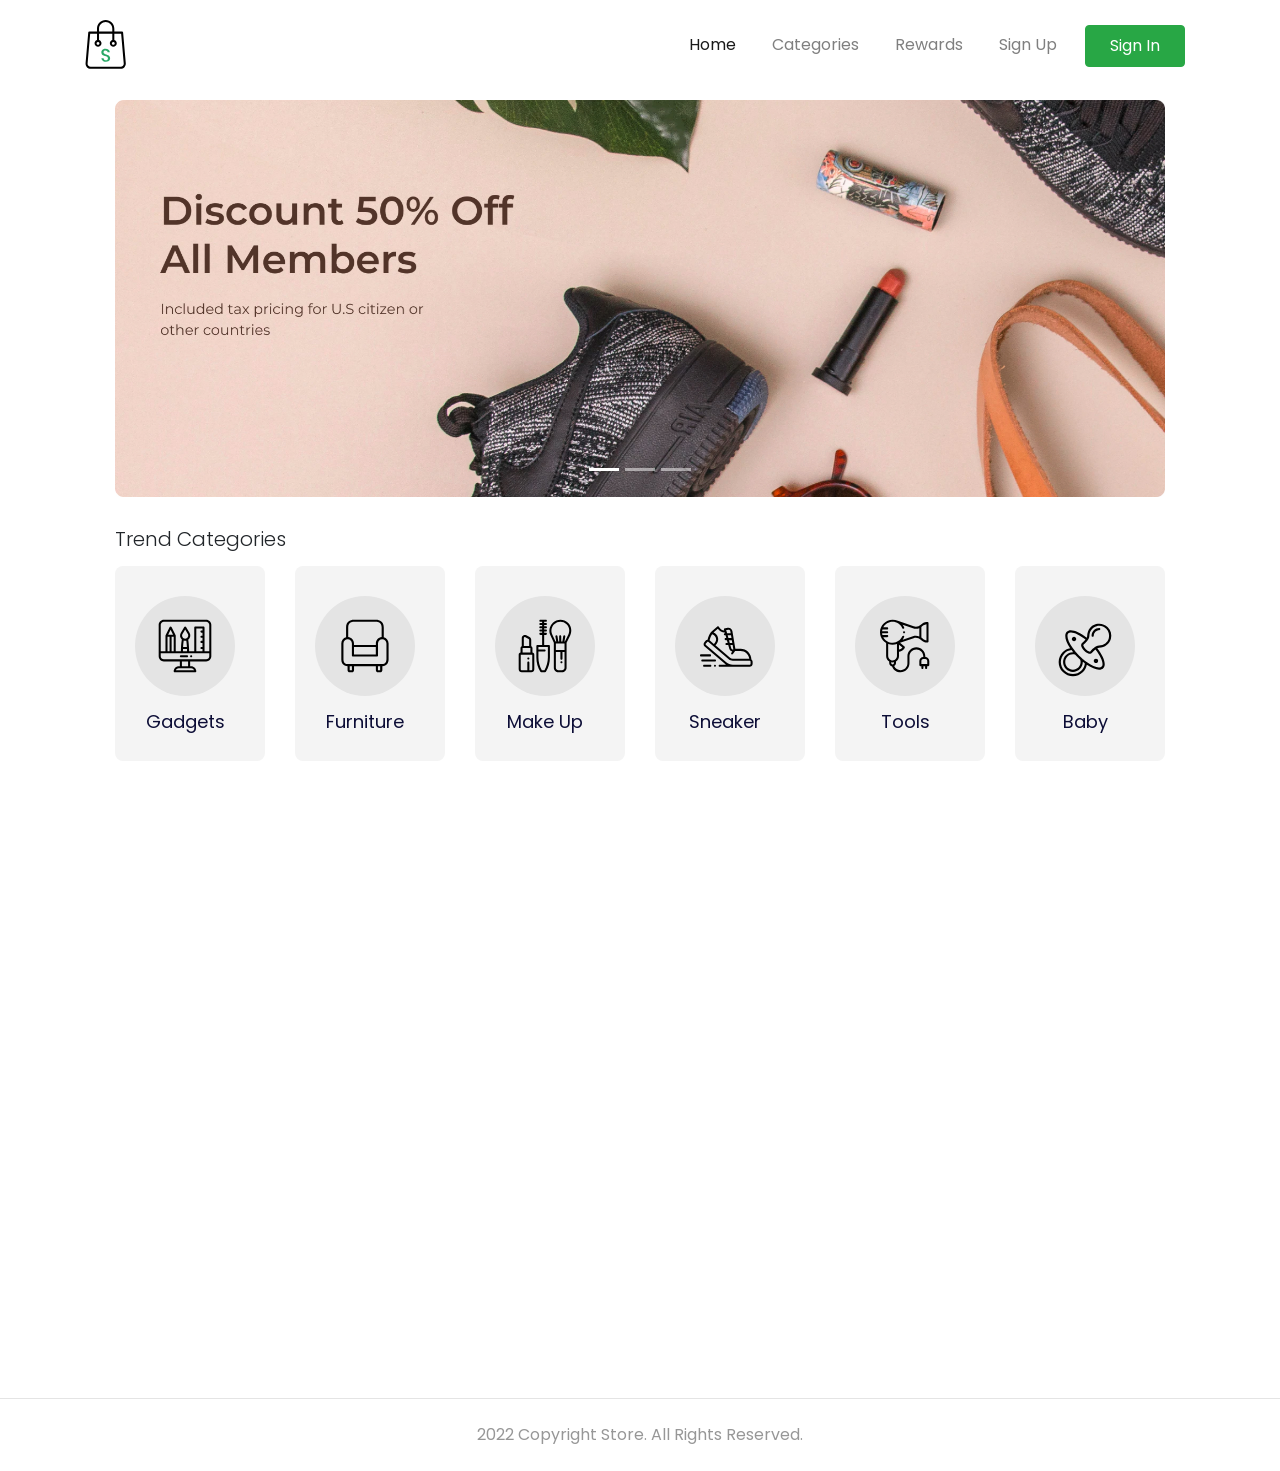
<file: index.html>
<!DOCTYPE html>
<html lang="en">

<head>
  <meta charset="utf-8" />
  <meta name="viewport" content="width=device-width, initial-scale=1, shrink-to-fit=no" />
  <meta name="description" content="" />
  <meta name="author" content="" />

  <title>Store - Your Best Marketplace</title>

  <link href="https://unpkg.com/aos@2.3.1/dist/aos.css" rel="stylesheet" />
  <link href="style/main.css" rel="stylesheet" />
</head>

<body>
  <!-- Navbar -->
  <nav class="navbar navbar-expand-lg navbar-light navbar-store fixed-top navbar-fixed-top" data-aos="fade-down">
    <div class="container">
      <a href="/index.html" class="navbar-brand">
        <img src="/images/logo.svg" alt="Logo" />
      </a>
      <button class="navbar-toggler" type="button" data-toggle="collapse" data-target="#navbarResponsive">
        <span class="navbar-toggler-icon"></span>
      </button>
      <div class="collapse navbar-collapse" id="navbarResponsive">
        <ul class="navbar-nav ml-auto">
          <li class="nav-item active">
            <a href="/index.html" class="nav-link">Home</a>
          </li>
          <li class="nav-item">
            <a href="/categories.html" class="nav-link">Categories</a>
          </li>
          <li class="nav-item">
            <a href="#" class="nav-link">Rewards</a>
          </li>
          <li class="nav-item">
            <a href="#" class="nav-link">Sign Up</a>
          </li>
          <li class="nav-item">
            <a href="#" class="btn btn-success nav-link px-4 text-white">
              Sign In
            </a>
          </li>
        </ul>
      </div>
    </div>
  </nav>
  <!-- End Navbar -->

  <!-- Page Content -->
  <div class="page-content page-home">
    <!-- Carousel -->
    <section class="store-carousel">
      <div class="container">
        <div class="row">
          <div class="col-lg-12" data-aos="zoom-in">
            <div class="carousel slide" id="storeCarousel" data-ride="carousel">
              <ol class="carousel-indicators">
                <li class="active" data-target="#storeCarousel" data-slide-to="0"></li>
                <li data-target="#storeCarousel" data-slide-to="1"></li>
                <li data-target="#storeCarousel" data-slide-to="2"></li>
              </ol>
              <div class="carousel-inner">
                <div class="carousel-item active">
                  <img src="/images/banner.jpg" alt="Carousel Image" class="d-block w-100" />
                </div>
                <div class="carousel-item">
                  <img src="/images/banner.jpg" alt="Carousel Image" class="d-block w-100" />
                </div>
                <div class="carousel-item">
                  <img src="/images/banner.jpg" alt="Carousel Image" class="d-block w-100" />
                </div>
              </div>
            </div>
          </div>
        </div>
      </div>
    </section>
    <!-- end Carousel -->

    <!-- Categories -->
    <div class="section store-trend-categories">
      <div class="container">
        <div class="row">
          <div class="col-12" data-aos="fade-up">
            <h5>Trend Categories</h5>
          </div>
        </div>
        <div class="row">
          <div class="col-6 col-md-3 col-lg-2" data-aos="fade-up" data-aos-delay="100">
            <a href="#" class="components-categories d-block">
              <div class="categories-image">
                <img src="/images/categories-gadgets.svg" alt="" class="w-100" />
              </div>
              <p class="categories-text">Gadgets</p>
            </a>
          </div>
          <div class="col-6 col-md-3 col-lg-2" data-aos="fade-up" data-aos-delay="200">
            <a href="#" class="components-categories d-block">
              <div class="categories-image">
                <img src="/images/categories-furniture.svg" alt="" class="w-100" />
              </div>
              <p class="categories-text">Furniture</p>
            </a>
          </div>
          <div class="col-6 col-md-3 col-lg-2" data-aos="fade-up" data-aos-delay="300">
            <a href="#" class="components-categories d-block">
              <div class="categories-image">
                <img src="/images/categories-makeup.svg" alt="" class="w-100" />
              </div>
              <p class="categories-text">Make Up</p>
            </a>
          </div>
          <div class="col-6 col-md-3 col-lg-2" data-aos="fade-up" data-aos-delay="400">
            <a href="#" class="components-categories d-block">
              <div class="categories-image">
                <img src="/images/categories-sneaker.svg" alt="" class="w-100" />
              </div>
              <p class="categories-text">Sneaker</p>
            </a>
          </div>
          <div class="col-6 col-md-3 col-lg-2" data-aos="fade-up" data-aos-delay="500">
            <a href="#" class="components-categories d-block">
              <div class="categories-image">
                <img src="/images/categories-tools.svg" alt="" class="w-100" />
              </div>
              <p class="categories-text">Tools</p>
            </a>
          </div>
          <div class="col-6 col-md-3 col-lg-2" data-aos="fade-up" data-aos-delay="600">
            <a href="#" class="components-categories d-block">
              <div class="categories-image">
                <img src="/images/categories-baby.svg" alt="" class="w-100" />
              </div>
              <p class="categories-text">Baby</p>
            </a>
          </div>
        </div>
      </div>
    </div>
    <!-- end Categories -->

    <!-- New Products -->
    <section class="store-new-products">
      <div class="container">
        <div class="row">
          <div class="col-12" data-aos="fade-up">
            <h5>New Products</h5>
          </div>
        </div>
        <div class="row">
          <div class="col-6 col-md-4 col-lg-3" data-aos="fade-up" data-aos-delay="100">
            <a href="/details.html" class="component-products d-block">
              <div class="products-thumbnail">
                <div class="products-image" style="
                      background-image: url('/images/products-apple-watch.jpg');
                    "></div>
              </div>
              <div class="products-text">Apple Watch 4</div>
              <div class="products-price">$890</div>
            </a>
          </div>
          <div class="col-6 col-md-4 col-lg-3" data-aos="fade-up" data-aos-delay="200">
            <a href="/details.html" class="component-products d-block">
              <div class="products-thumbnail">
                <div class="products-image" style="
                      background-image: url('/images/products-orange-bogotta.jpg');
                    "></div>
              </div>
              <div class="products-text">Orange Boggotta</div>
              <div class="products-price">$94,509</div>
            </a>
          </div>
          <div class="col-6 col-md-4 col-lg-3" data-aos="fade-up" data-aos-delay="300">
            <a href="/details.html" class="component-products d-block">
              <div class="products-thumbnail">
                <div class="products-image" style="
                      background-image: url('/images/products-sofa-ternyaman.jpg');
                    "></div>
              </div>
              <div class="products-text">Sofa Ternyaman</div>
              <div class="products-price">$1,409</div>
            </a>
          </div>
          <div class="col-6 col-md-4 col-lg-3" data-aos="fade-up" data-aos-delay="400">
            <a href="/details.html" class="component-products d-block">
              <div class="products-thumbnail">
                <div class="products-image" style="
                      background-image: url('/images/products-bubuk-maketti.jpg');
                    "></div>
              </div>
              <div class="products-text">Bubuk Maketti</div>
              <div class="products-price">$225</div>
            </a>
          </div>
          <div class="col-6 col-md-4 col-lg-3" data-aos="fade-up" data-aos-delay="500">
            <a href="/details.html" class="component-products d-block">
              <div class="products-thumbnail">
                <div class="products-image" style="
                      background-image: url('/images/products-tatakan-gelas.jpg');
                    "></div>
              </div>
              <div class="products-text">Tatakan Gelas</div>
              <div class="products-price">$45,184</div>
            </a>
          </div>
          <div class="col-6 col-md-4 col-lg-3" data-aos="fade-up" data-aos-delay="600">
            <a href="/details.html" class="component-products d-block">
              <div class="products-thumbnail">
                <div class="products-image" style="
                      background-image: url('/images/products-mavic-kawe.jpg');
                    "></div>
              </div>
              <div class="products-text">Mavic kawe</div>
              <div class="products-price">$503</div>
            </a>
          </div>
          <div class="col-6 col-md-4 col-lg-3" data-aos="fade-up" data-aos-delay="700">
            <a href="/details.html" class="component-products d-block">
              <div class="products-thumbnail">
                <div class="products-image" style="
                      background-image: url('/images/products-black-edition-nike.jpg');
                    "></div>
              </div>
              <div class="products-text">Black Edition Nike</div>
              <div class="products-price">$70,482</div>
            </a>
          </div>
          <div class="col-6 col-md-4 col-lg-3" data-aos="fade-up" data-aos-delay="800">
            <a href="/details.html" class="component-products d-block">
              <div class="products-thumbnail">
                <div class="products-image" style="
                      background-image: url('/images/products-monkey-toys.jpg');
                    "></div>
              </div>
              <div class="products-text">Monkey Toys</div>
              <div class="products-price">$783</div>
            </a>
          </div>
        </div>
      </div>
    </section>
    <!-- End New Products -->
  </div>
  <!-- End Page Content -->

  <!-- Footer -->
  <footer>
    <div class="container">
      <div class="row">
        <div class="col-12 text-center">
          <p class="pt-4 pb-2">2022 Copyright Store. All Rights Reserved.</p>
        </div>
      </div>
    </div>
  </footer>
  <!-- end Footer -->

  <!-- Bootstrap core JavaScript -->
  <script src="/vendor/jquery/jquery.slim.min.js"></script>
  <script src="/vendor/bootstrap/js/bootstrap.js"></script>
  <script src="/script/navbar-scroll.js"></script>
  <script src="https://unpkg.com/aos@2.3.1/dist/aos.js"></script>
  <script>
    AOS.init();
  </script>
</body>

</html>
</file>
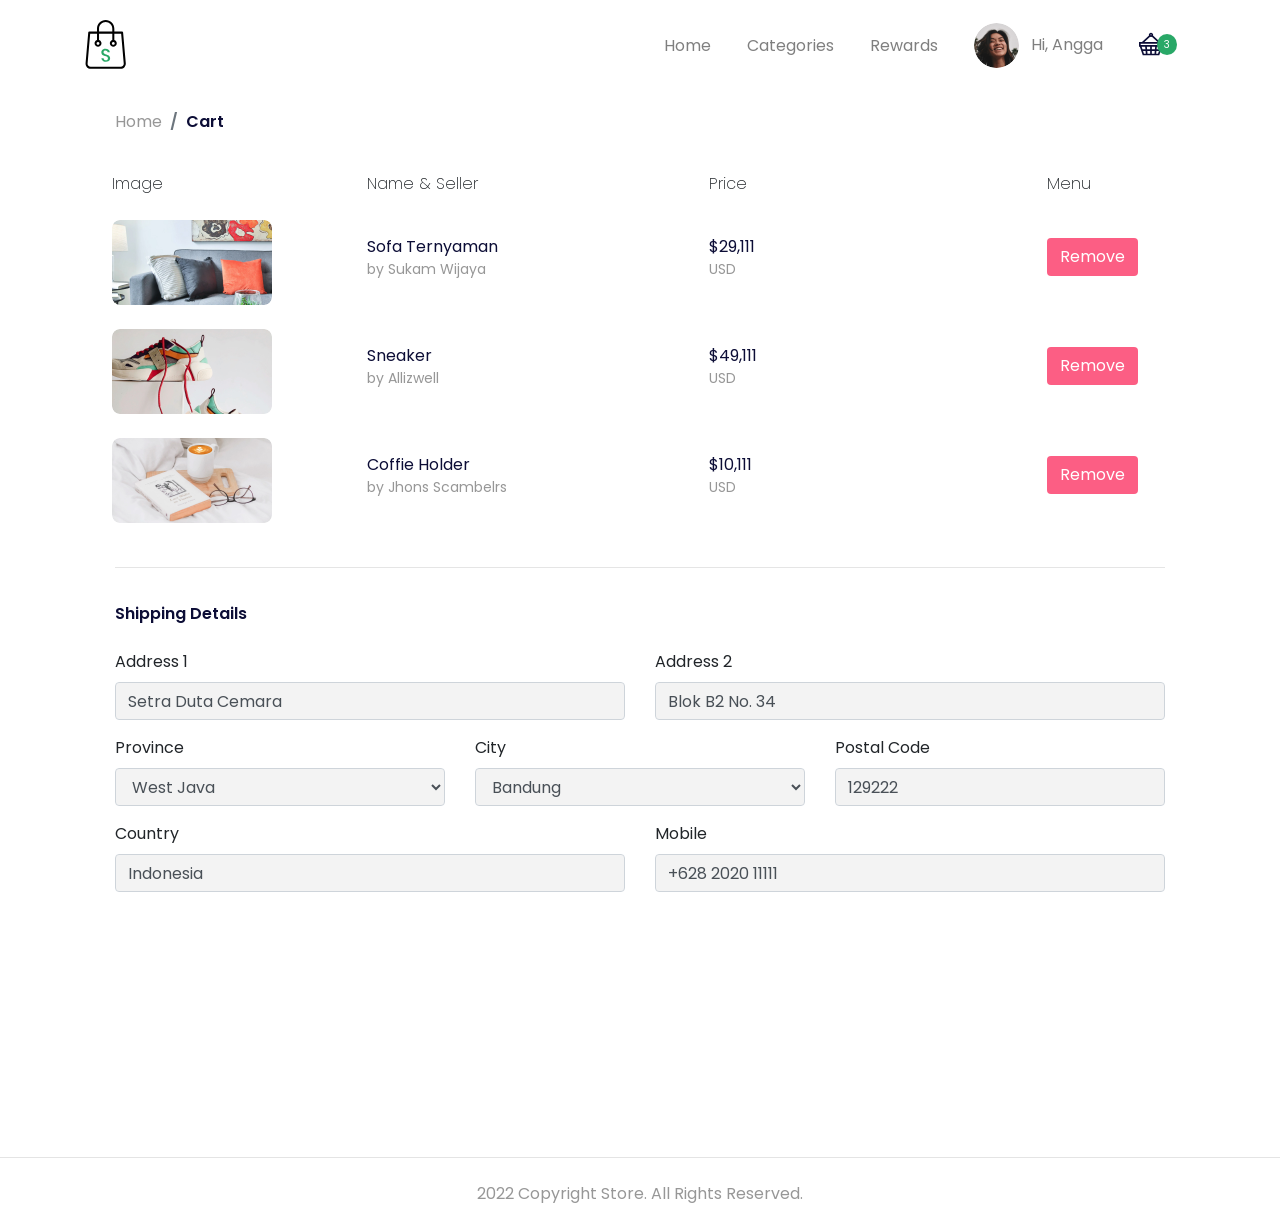
<file: cart.html>
<!DOCTYPE html>
<html lang="en">
  <head>
    <meta charset="utf-8" />
    <meta
      name="viewport"
      content="width=device-width, initial-scale=1, shrink-to-fit=no"
    />
    <meta name="description" content="" />
    <meta name="author" content="" />

    <title>Store - Your Best Marketplace</title>

    <link href="https://unpkg.com/aos@2.3.1/dist/aos.css" rel="stylesheet" />
    <link href="style/main.css" rel="stylesheet" />
  </head>

  <body>
    <!-- Navbar -->
    <nav
      class="navbar navbar-expand-lg navbar-light navbar-store fixed-top navbar-fixed-top"
      data-aos="fade-down"
      aria-label="navbar"
    >
      <div class="container">
        <a href="/index.html" class="navbar-brand">
          <img src="/images/logo.svg" alt="Logo" />
        </a>
        <button
          class="navbar-toggler"
          type="button"
          data-toggle="collapse"
          data-target="#navbarResponsive"
        >
          <span class="navbar-toggler-icon"></span>
        </button>
        <div class="collapse navbar-collapse" id="navbarResponsive">
          <ul class="navbar-nav ml-auto">
            <li class="nav-item">
              <a href="/index.html" class="nav-link">Home</a>
            </li>
            <li class="nav-item">
              <a href="/categories.html" class="nav-link">Categories</a>
            </li>
            <li class="nav-item">
              <a href="#" class="nav-link">Rewards</a>
            </li>
          </ul>
          <!-- Desktop Menu -->
          <ul class="navbar-nav d-none d-lg-flex">
            <li class="nav-item dropdown">
              <a
                href="#"
                class="nav-link"
                id="navbarDropdown"
                role="button"
                data-toggle="dropdown"
              >
                <img
                  src="/images/icon-user.png"
                  alt=""
                  class="rounded-circle mr-2 profile-picture"
                />
                Hi, Angga
              </a>
              <div class="dropdown-menu">
                <a href="/dahboard.html" class="dropdown-item">Dashboard</a>
                <a href="/dahboard-account.html" class="dropdown-item"
                  >Settings</a
                >
                <div class="dropdown-divider"></div>
                <a href="/index.html" class="dropdown-item">Logout</a>
              </div>
            </li>
            <li class="nav-item">
              <a href="#" class="nav-link d-inline-block mt-2">
                <img src="/images/icon-cart-filled.svg" alt="Icon Cart" / >
                <div class="card-badge">3</div>
              </a>
            </li>
          </ul>
          <!-- end Desktop Menu -->

          <!-- Mobile Menu -->
          <ul class="navbar-nav d-block d-lg-none">
            <li class="nav-item">
              <a href="#" class="nav-link">Hi, Angga</a>
            </li>
            <li class="nav-item">
              <a href="#" class="nav-link d-inline-block">Cart</a>
            </li>
          </ul>
          <!-- end Mobile Menu -->
        </div>
      </div>
    </nav>
    <!-- End Navbar -->

    <!-- Page Content -->
    <div class="page-content page-cart">
      <!-- Breadcrumbs -->
      <section class="store-breadcrumbs" data-aos="fade-down">
        <div class="container">
          <div class="row">
            <div class="col-12">
              <nav aria-label="breadcrumbs">
                <ol class="breadcrumb">
                  <li class="breadcrumb-item">
                    <a href="/index.html">Home</a>
                  </li>
                  <li class="breadcrumb-item active">Cart</li>
                </ol>
              </nav>
            </div>
          </div>
        </div>
      </section>
      <!-- End Breadcrumbs -->

      <!-- Store Cart -->
      <section class="store-cart">
        <div class="container">
          <!-- Table -->
          <div class="row" data-aos="fade-up" data-aos-delay="100">
            <div class="col-12 table-responsive">
              <table class="table table-borderless table-cart">
                <thead>
                  <tr>
                    <th>Image</th>
                    <th>Name &amp; Seller</th>
                    <th>Price</th>
                    <th>Menu</th>
                  </tr>
                </thead>
                <tbody>
                  <tr>
                    <td style="width: 25%">
                      <img
                        src="/images/product-cart-1.jpg"
                        alt=""
                        class="cart-image"
                      />
                    </td>
                    <td style="width: 35%">
                      <div class="product-title">Sofa Ternyaman</div>
                      <div class="product-subtitle">by Sukam Wijaya</div>
                    </td>
                    <td style="width: 35%">
                      <div class="product-title">$29,111</div>
                      <div class="product-subtitle">USD</div>
                    </td>
                    <td style="width: 20%">
                      <a href="#" class="btn btn-remove-cart"> Remove </a>
                    </td>
                  </tr>
                  <tr>
                    <td style="width: 20%">
                      <img
                        src="/images/product-cart-2.jpg"
                        alt=""
                        class="cart-image"
                      />
                    </td>
                    <td style="width: 35%">
                      <div class="product-title">Sneaker</div>
                      <div class="product-subtitle">by Allizwell</div>
                    </td>
                    <td style="width: 35%">
                      <div class="product-title">$49,111</div>
                      <div class="product-subtitle">USD</div>
                    </td>
                    <td style="width: 20%">
                      <a href="#" class="btn btn-remove-cart"> Remove </a>
                    </td>
                  </tr>
                  <tr>
                    <td style="width: 25%">
                      <img
                        src="/images/product-cart-3.jpg"
                        alt=""
                        class="cart-image"
                      />
                    </td>
                    <td style="width: 35%">
                      <div class="product-title">Coffie Holder</div>
                      <div class="product-subtitle">by Jhons Scambelrs</div>
                    </td>
                    <td style="width: 35%">
                      <div class="product-title">$10,111</div>
                      <div class="product-subtitle">USD</div>
                    </td>
                    <td style="width: 20%">
                      <a href="#" class="btn btn-remove-cart"> Remove </a>
                    </td>
                  </tr>
                </tbody>
              </table>
            </div>
          </div>
          <!-- End Table -->

          <!-- Divider -->
          <div class="row" data-aos="fade-up" data-aos-delay="150">
            <div class="col-12">
              <hr />
            </div>
          </div>
          <!-- End Divider -->

          <!-- Title Shipping Details -->
          <div class="row" data-aos="fade-up" data-aos-delay="150">
            <div class="col-12">
              <h2 class="mb-4">Shipping Details</h2>
            </div>
          </div>
          <!-- End Shipping Details -->

          <!-- Shipping Details -->
          <div class="row mb-2" data-aos="fade-up" data-aos-delay="200">
            <div class="col-md-6">
              <div class="form-group">
                <label for="addressOne">Address 1</label>
                <input
                  type="text"
                  class="form-control"
                  id="addressOne"
                  name="addressOne"
                  value="Setra Duta Cemara"
                />
              </div>
            </div>
            <div class="col-md-6">
              <div class="form-group">
                <label for="addressTwo">Address 2</label>
                <input
                  type="text"
                  class="form-control"
                  id="addressTwo"
                  name="addressTwo"
                  value="Blok B2 No. 34"
                />
              </div>
            </div>
            <div class="col-md-4">
              <div class="form-group">
                <label for="province">Province</label>
                <select name="province" id="province" class="form-control">
                  <option value="West Java">West Java</option>
                </select>
              </div>
            </div>
            <div class="col-md-4">
              <div class="form-group">
                <label for="city">City</label>
                <select name="city" id="city" class="form-control">
                  <option value="Bandung">Bandung</option>
                </select>
              </div>
            </div>
            <div class="col-md-4">
              <div class="form-group">
                <label for="postalCode">Postal Code</label>
                <input
                  type="text"
                  class="form-control"
                  id="postalCode"
                  name="postalCode"
                  value="129222"
                />
              </div>
            </div>
            <div class="col-md-6">
              <div class="form-group">
                <label for="country">Country</label>
                <input
                  type="text"
                  class="form-control"
                  id="country"
                  name="country"
                  value="Indonesia"
                />
              </div>
            </div>
            <div class="col-md-6">
              <div class="form-group">
                <label for="mobile">Mobile</label>
                <input
                  type="text"
                  class="form-control"
                  id="mobile"
                  name="mobile"
                  value="+628 2020 11111"
                />
              </div>
            </div>
          </div>
          <!-- End Shipping Details -->

          <!-- Divider -->
          <div class="row" data-aos="fade-up" data-aos-delay="150">
            <div class="col-12">
              <hr />
            </div>
          </div>
          <!-- End Divider -->

          <!-- Title Payment Informations -->
          <div class="row" data-aos="fade-up" data-aos-delay="150">
            <div class="col-12">
              <h2 class="mb-1">Payment Informations</h2>
            </div>
          </div>
          <!-- End Payment Informations -->

          <!-- Payment Informations  -->
          <div class="row" data-aos="fade-up" data-aos-delay="200">
            <div class="col-4 col-md-2">
              <div class="product-title">$10</div>
              <div class="product-subtitle">Country Tax</div>
            </div>
            <div class="col-4 col-md-3">
              <div class="product-title">$280</div>
              <div class="product-subtitle">Product Insurance</div>
            </div>
            <div class="col-4 col-md-2">
              <div class="product-title">$580</div>
              <div class="product-subtitle">Ship to Jakarta</div>
            </div>
            <div class="col-4 col-md-2">
              <div class="product-title text-success">$392,409</div>
              <div class="product-subtitle">Total</div>
            </div>
            <div class="col-8 col-md-3">
              <a
                href="/success.html"
                class="btn btn-success mt-4 px-4 btn-block"
              >
                Checkout Now
              </a>
            </div>
          </div>
          <!-- End Payment Informations -->
        </div>
      </section>
      <!-- Store Cart -->
    </div>
    <!-- End Page Content -->

    <!-- Footer -->
    <footer>
      <div class="container">
        <div class="row">
          <div class="col-12 text-center">
            <p class="pt-4 pb-2">2022 Copyright Store. All Rights Reserved.</p>
          </div>
        </div>
      </div>
    </footer>
    <!-- end Footer -->

    <!-- Bootstrap core JavaScript -->
    <script src="/vendor/jquery/jquery.slim.min.js"></script>
    <script src="/vendor/bootstrap/js/bootstrap.bundle.min.js"></script>
    <script src="https://unpkg.com/aos@2.3.1/dist/aos.js"></script>
    <script>
      AOS.init();
    </script>
    <script src="/script/navbar-scroll.js"></script>
  </body>
</html>
</file>
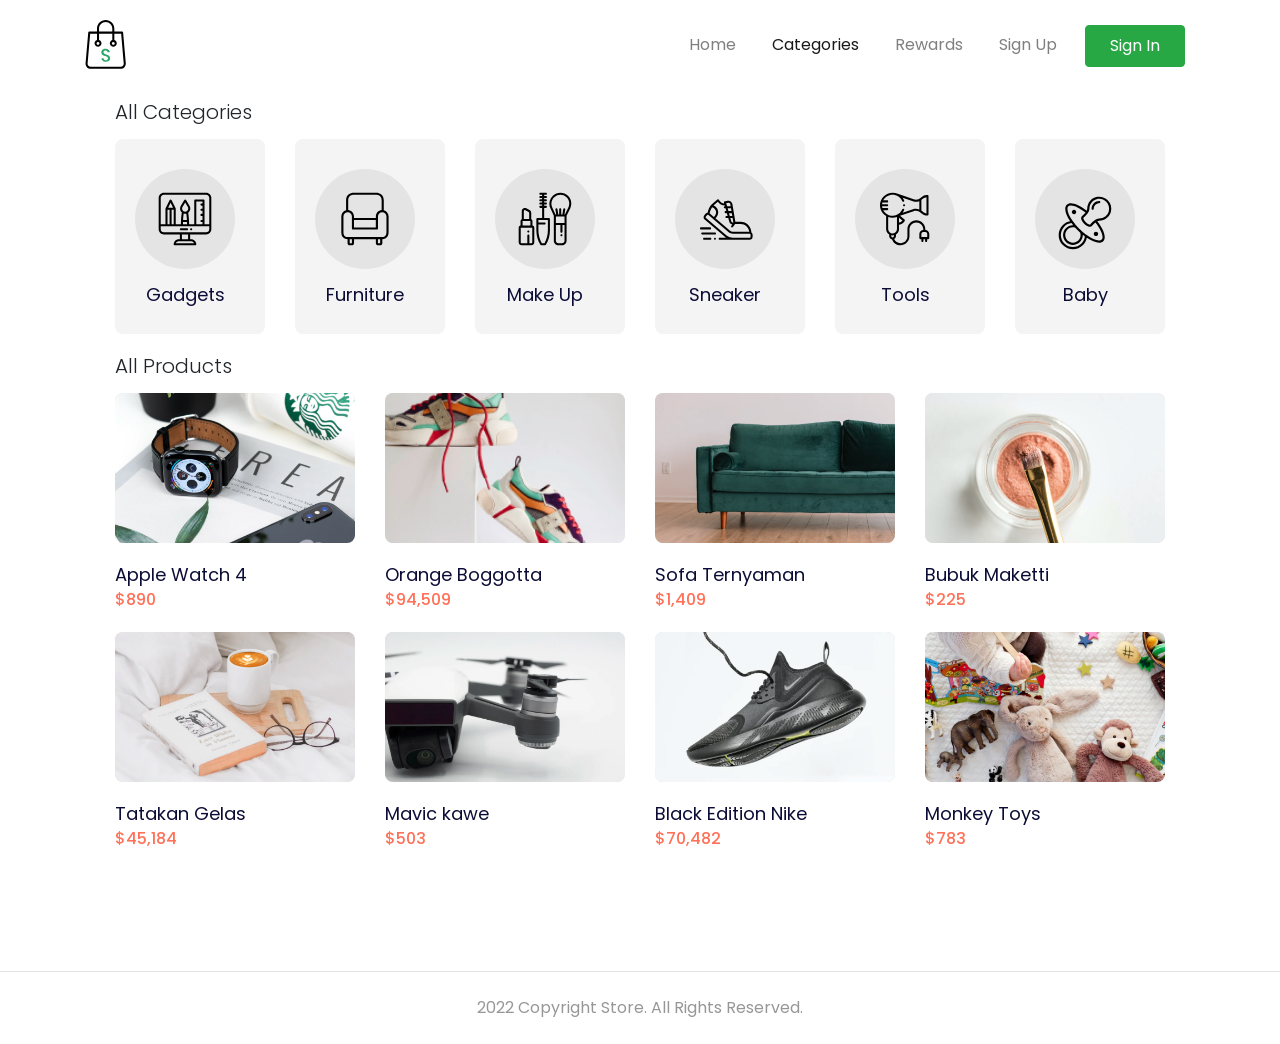
<file: categories.html>
<!DOCTYPE html>
<html lang="en">
  <head>
    <meta charset="utf-8" />
    <meta
      name="viewport"
      content="width=device-width, initial-scale=1, shrink-to-fit=no"
    />
    <meta name="description" content="" />
    <meta name="author" content="" />

    <title>Store - Your Best Marketplace</title>

    <link href="https://unpkg.com/aos@2.3.1/dist/aos.css" rel="stylesheet" />
    <link href="style/main.css" rel="stylesheet" />
  </head>

  <body>
    <!-- Navbar -->
    <nav
      class="navbar navbar-expand-lg navbar-light navbar-store fixed-top navbar-fixed-top"
      data-aos="fade-down"
    >
      <div class="container">
        <a href="/index.html" class="navbar-brand">
          <img src="/images/logo.svg" alt="Logo" />
        </a>
        <button
          class="navbar-toggler"
          type="button"
          data-toggle="collapse"
          data-target="#navbarResponsive"
        >
          <span class="navbar-toggler-icon"></span>
        </button>
        <div class="collapse navbar-collapse" id="navbarResponsive">
          <ul class="navbar-nav ml-auto">
            <li class="nav-item">
              <a href="/index.html" class="nav-link">Home</a>
            </li>
            <li class="nav-item active">
              <a href="/categories.html" class="nav-link">Categories</a>
            </li>
            <li class="nav-item">
              <a href="#" class="nav-link">Rewards</a>
            </li>
            <li class="nav-item">
              <a href="#" class="nav-link">Sign Up</a>
            </li>
            <li class="nav-item">
              <a href="#" class="btn btn-success nav-link px-4 text-white">
                Sign In
              </a>
            </li>
          </ul>
        </div>
      </div>
    </nav>
    <!-- End Navbar -->

    <!-- Page Content -->
    <div class="page-content page-home">
      <!-- Categories -->
      <section class="store-trend-categories">
        <div class="container">
          <div class="row">
            <div class="col-12" data-aos="fade-up">
              <h5>All Categories</h5>
            </div>
          </div>
          <div class="row">
            <div
              class="col-6 col-md-3 col-lg-2"
              data-aos="fade-up"
              data-aos-delay="100"
            >
              <a href="#" class="components-categories d-block">
                <div class="categories-image">
                  <img
                    src="/images/categories-gadgets.svg"
                    alt=""
                    class="w-100"
                  />
                </div>
                <p class="categories-text">Gadgets</p>
              </a>
            </div>
            <div
              class="col-6 col-md-3 col-lg-2"
              data-aos="fade-up"
              data-aos-delay="200"
            >
              <a href="#" class="components-categories d-block">
                <div class="categories-image">
                  <img
                    src="/images/categories-furniture.svg"
                    alt=""
                    class="w-100"
                  />
                </div>
                <p class="categories-text">Furniture</p>
              </a>
            </div>
            <div
              class="col-6 col-md-3 col-lg-2"
              data-aos="fade-up"
              data-aos-delay="300"
            >
              <a href="#" class="components-categories d-block">
                <div class="categories-image">
                  <img
                    src="/images/categories-makeup.svg"
                    alt=""
                    class="w-100"
                  />
                </div>
                <p class="categories-text">Make Up</p>
              </a>
            </div>
            <div
              class="col-6 col-md-3 col-lg-2"
              data-aos="fade-up"
              data-aos-delay="400"
            >
              <a href="#" class="components-categories d-block">
                <div class="categories-image">
                  <img
                    src="/images/categories-sneaker.svg"
                    alt=""
                    class="w-100"
                  />
                </div>
                <p class="categories-text">Sneaker</p>
              </a>
            </div>
            <div
              class="col-6 col-md-3 col-lg-2"
              data-aos="fade-up"
              data-aos-delay="500"
            >
              <a href="#" class="components-categories d-block">
                <div class="categories-image">
                  <img
                    src="/images/categories-tools.svg"
                    alt=""
                    class="w-100"
                  />
                </div>
                <p class="categories-text">Tools</p>
              </a>
            </div>
            <div
              class="col-6 col-md-3 col-lg-2"
              data-aos="fade-up"
              data-aos-delay="600"
            >
              <a href="#" class="components-categories d-block">
                <div class="categories-image">
                  <img src="/images/categories-baby.svg" alt="" class="w-100" />
                </div>
                <p class="categories-text">Baby</p>
              </a>
            </div>
          </div>
        </div>
      </section>
      <!-- end Categories -->

      <!-- New Products -->
      <section class="store-new-products">
        <div class="container">
          <div class="row">
            <div class="col-12" data-aos="fade-up">
              <h5>All Products</h5>
            </div>
          </div>
          <div class="row">
            <div
              class="col-6 col-md-4 col-lg-3"
              data-aos="fade-up"
              data-aos-delay="100"
            >
              <a href="/details.html" class="component-products d-block">
                <div class="products-thumbnail">
                  <div
                    class="products-image"
                    style="
                      background-image: url('/images/products-apple-watch.jpg');
                    "
                  ></div>
                </div>
                <div class="products-text">Apple Watch 4</div>
                <div class="products-price">$890</div>
              </a>
            </div>
            <div
              class="col-6 col-md-4 col-lg-3"
              data-aos="fade-up"
              data-aos-delay="200"
            >
              <a href="/details.html" class="component-products d-block">
                <div class="products-thumbnail">
                  <div
                    class="products-image"
                    style="
                      background-image: url('/images/products-orange-bogotta.jpg');
                    "
                  ></div>
                </div>
                <div class="products-text">Orange Boggotta</div>
                <div class="products-price">$94,509</div>
              </a>
            </div>
            <div
              class="col-6 col-md-4 col-lg-3"
              data-aos="fade-up"
              data-aos-delay="300"
            >
              <a href="/details.html" class="component-products d-block">
                <div class="products-thumbnail">
                  <div
                    class="products-image"
                    style="
                      background-image: url('/images/products-sofa-ternyaman.jpg');
                    "
                  ></div>
                </div>
                <div class="products-text">Sofa Ternyaman</div>
                <div class="products-price">$1,409</div>
              </a>
            </div>
            <div
              class="col-6 col-md-4 col-lg-3"
              data-aos="fade-up"
              data-aos-delay="400"
            >
              <a href="/details.html" class="component-products d-block">
                <div class="products-thumbnail">
                  <div
                    class="products-image"
                    style="
                      background-image: url('/images/products-bubuk-maketti.jpg');
                    "
                  ></div>
                </div>
                <div class="products-text">Bubuk Maketti</div>
                <div class="products-price">$225</div>
              </a>
            </div>
            <div
              class="col-6 col-md-4 col-lg-3"
              data-aos="fade-up"
              data-aos-delay="500"
            >
              <a href="/details.html" class="component-products d-block">
                <div class="products-thumbnail">
                  <div
                    class="products-image"
                    style="
                      background-image: url('/images/products-tatakan-gelas.jpg');
                    "
                  ></div>
                </div>
                <div class="products-text">Tatakan Gelas</div>
                <div class="products-price">$45,184</div>
              </a>
            </div>
            <div
              class="col-6 col-md-4 col-lg-3"
              data-aos="fade-up"
              data-aos-delay="600"
            >
              <a href="/details.html" class="component-products d-block">
                <div class="products-thumbnail">
                  <div
                    class="products-image"
                    style="
                      background-image: url('/images/products-mavic-kawe.jpg');
                    "
                  ></div>
                </div>
                <div class="products-text">Mavic kawe</div>
                <div class="products-price">$503</div>
              </a>
            </div>
            <div
              class="col-6 col-md-4 col-lg-3"
              data-aos="fade-up"
              data-aos-delay="700"
            >
              <a href="/details.html" class="component-products d-block">
                <div class="products-thumbnail">
                  <div
                    class="products-image"
                    style="
                      background-image: url('/images/products-black-edition-nike.jpg');
                    "
                  ></div>
                </div>
                <div class="products-text">Black Edition Nike</div>
                <div class="products-price">$70,482</div>
              </a>
            </div>
            <div
              class="col-6 col-md-4 col-lg-3"
              data-aos="fade-up"
              data-aos-delay="800"
            >
              <a href="/details.html" class="component-products d-block">
                <div class="products-thumbnail">
                  <div
                    class="products-image"
                    style="
                      background-image: url('/images/products-monkey-toys.jpg');
                    "
                  ></div>
                </div>
                <div class="products-text">Monkey Toys</div>
                <div class="products-price">$783</div>
              </a>
            </div>
          </div>
        </div>
      </section>
      <!-- End New Products -->
    </div>
    <!-- End Page Content -->

    <!-- Footer -->
    <footer>
      <div class="container">
        <div class="row">
          <div class="col-12 text-center">
            <p class="pt-4 pb-2">2022 Copyright Store. All Rights Reserved.</p>
          </div>
        </div>
      </div>
    </footer>
    <!-- end Footer -->

    <!-- Bootstrap core JavaScript -->
    <script src="/vendor/jquery/jquery.slim.min.js"></script>
    <script src="/vendor/bootstrap/js/bootstrap.bundle.min.js"></script>
    <script src="https://unpkg.com/aos@2.3.1/dist/aos.js"></script>
    <script>
      AOS.init();
    </script>
    <script src="/script/navbar-scroll.js"></script>
  </body>
</html>
</file>
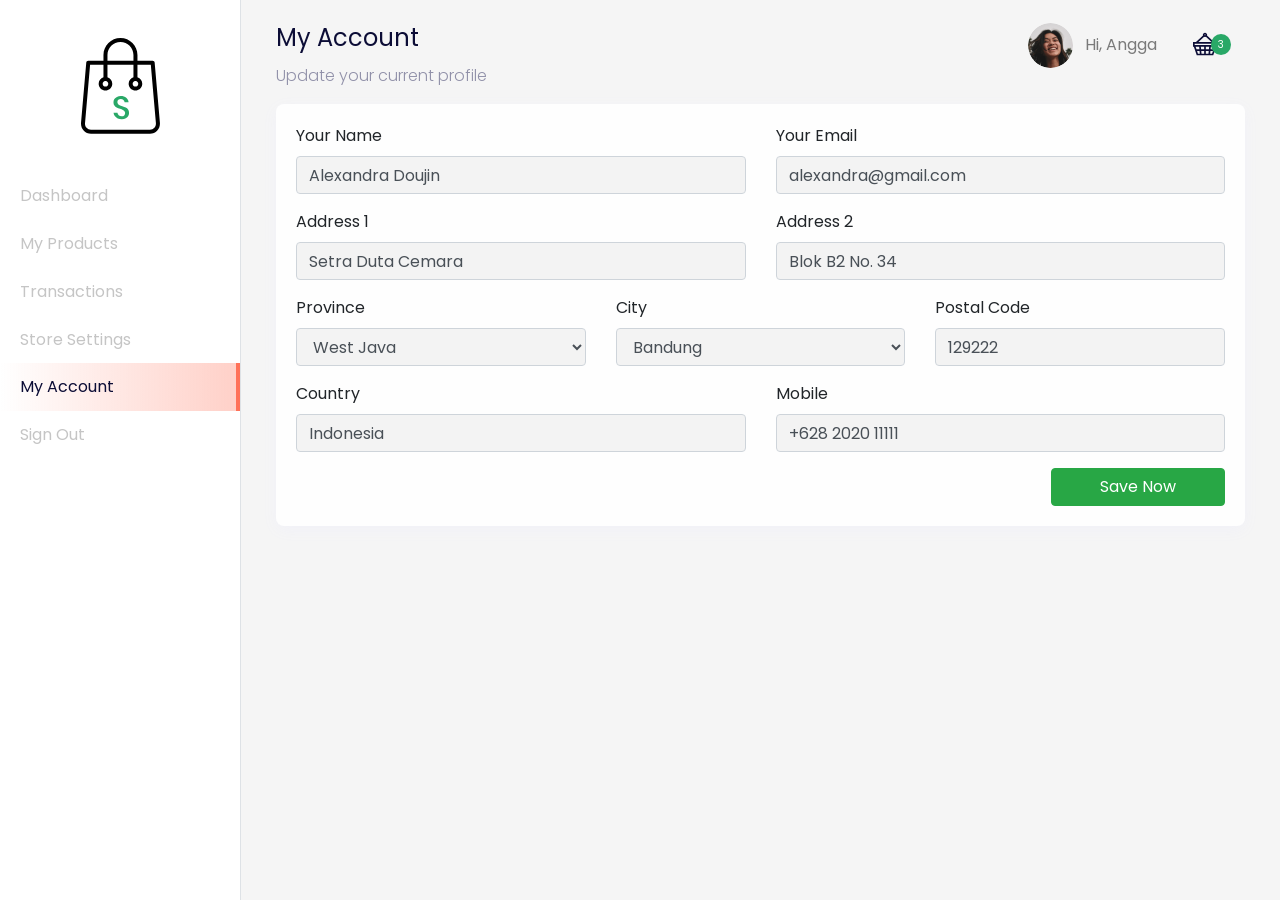
<file: dashboard-account.html>
<!DOCTYPE html>
<html lang="en">

<head>
  <meta charset="utf-8" />
  <meta name="viewport" content="width=device-width, initial-scale=1, shrink-to-fit=no" />
  <meta name="description" content="" />
  <meta name="author" content="" />

  <title>Store - Your Best Marketplace</title>

  <link href="https://unpkg.com/aos@2.3.1/dist/aos.css" rel="stylesheet" />
  <link href="style/main.css" rel="stylesheet" />
</head>

<body>
  <div class="page-dashboard">
    <div class="d-flex" id="wrapper" data-aos="fade-right">
      <!-- Sidebar -->
      <div class="border-right" id="sidebar-wrapper">
        <div class="sidebar-heading text-center">
          <img src="/images/dashboard-store-logo.svg" alt="" class="my-4" />
        </div>
        <div class="list-group list-group-flush">
          <a href="/dashboard.html" class="list-group-item list-group-item-action">
            Dashboard
          </a>
          <a href="/dashboard-products.html" class="list-group-item list-group-item-action">
            My Products
          </a>
          <a href="/dashboard-transactions.html" class="list-group-item list-group-item-action">
            Transactions
          </a>
          <a href="/dashboard-settings.html" class="list-group-item list-group-item-action ">
            Store Settings
          </a>
          <a href="/dashboard-account.html" class="list-group-item list-group-item-action active">
            My Account
          </a>
          <a href="/index.html" class="list-group-item list-group-item-action">
            Sign Out
          </a>
        </div>
      </div>
      <!-- End Sidebar -->

      <!-- Page Content -->
      <div id="page-content-wrapper">
        <!-- Navbar -->
        <nav class="navbar navbar-expand-lg navbar-light navbar-store fixed-top" data-aos="fade-down"
          aria-label="navbar">
          <div class="container-fluid">
            <button class="btn btn-secondary d-md-none mr-auto mr-2" id="menu-toggle">
              &laquo; Menu
            </button>
            <button class="navbar-toggler" type="button" data-toggle="collapse" data-target="#navbarSupportedContent">
              <span class="navbar-toggler-icon"></span>
            </button>
            <div class="collapse navbar-collapse" id="navbarSupportedContent">
              <!-- Desktop Menu -->
              <ul class="navbar-nav d-none d-lg-flex ml-auto">
                <li class="nav-item dropdown">
                  <a href="#" class="nav-link" id="navbarDropdown" role="button" data-toggle="dropdown">
                    <img src="/images/icon-user.png" alt="" class="rounded-circle mr-2 profile-picture" />
                    Hi, Angga
                  </a>
                  <div class="dropdown-menu">
                    <a href="/dahboard.html" class="dropdown-item">Dashboard</a>
                    <a href="/dahboard-account.html" class="dropdown-item">Settings</a>
                    <div class="dropdown-divider"></div>
                    <a href="/index.html" class="dropdown-item">Logout</a>
                  </div>
                </li>
                <li class="nav-item">
                  <a href="#" class="nav-link d-inline-block mt-2">
                    <img src="/images/icon-cart-filled.svg" alt="Icon Cart" />
                    <div class="card-badge">3</div>
                  </a>
                </li>
              </ul>
              <!-- end Desktop Menu -->

              <!-- Mobile Menu -->
              <ul class="navbar-nav d-block d-lg-none">
                <li class="nav-item">
                  <a href="#" class="nav-link">Hi, Angga</a>
                </li>
                <li class="nav-item">
                  <a href="#" class="nav-link d-inline-block">Cart</a>
                </li>
              </ul>
              <!-- end Mobile Menu -->
            </div>
          </div>
        </nav>
        <!-- End Navbar -->

        <!-- Section Content -->
        <div class="section-content section-dashboard-home" data-aos="fade-up">
          <div class="container-fluid">
            <div class="dashboard-heading">
              <h2 class="dashboard-title">My Account</h2>
              <p class="dashboard-subtitle">Update your current profile</p>
            </div>
            <div class="dashboard-content">
              <div class="row">
                <div class="col-12">
                  <form action="">
                    <div class="card">
                      <div class="card-body">
                        <div class="row">
                          <div class="col-md-6">
                            <div class="form-group">
                              <label for="yourName">Your Name</label>
                              <input type="text" class="form-control" id="yourName" name="yourName"
                                value="Alexandra Doujin" />
                            </div>
                          </div>
                          <div class="col-md-6">
                            <div class="form-group">
                              <label for="email">Your Email</label>
                              <input type="email" class="form-control" id="email" name="email"
                                value="alexandra@gmail.com" />
                            </div>
                          </div>
                          <div class="col-md-6">
                            <div class="form-group">
                              <label for="addressOne">Address 1</label>
                              <input type="text" class="form-control" id="addressOne" name="addressOne"
                                value="Setra Duta Cemara" />
                            </div>
                          </div>
                          <div class="col-md-6">
                            <div class="form-group">
                              <label for="addressTwo">Address 2</label>
                              <input type="text" class="form-control" id="addressTwo" name="addressTwo"
                                value="Blok B2 No. 34" />
                            </div>
                          </div>
                          <div class="col-md-4">
                            <div class="form-group">
                              <label for="province">Province</label>
                              <select name="province" id="province" class="form-control">
                                <option value="West Java">West Java</option>
                              </select>
                            </div>
                          </div>
                          <div class="col-md-4">
                            <div class="form-group">
                              <label for="city">City</label>
                              <select name="city" id="city" class="form-control">
                                <option value="Bandung">Bandung</option>
                              </select>
                            </div>
                          </div>
                          <div class="col-md-4">
                            <div class="form-group">
                              <label for="postalCode">Postal Code</label>
                              <input type="text" class="form-control" id="postalCode" name="postalCode"
                                value="129222" />
                            </div>
                          </div>
                          <div class="col-md-6">
                            <div class="form-group">
                              <label for="country">Country</label>
                              <input type="text" class="form-control" id="country" name="country" value="Indonesia" />
                            </div>
                          </div>
                          <div class="col-md-6">
                            <div class="form-group">
                              <label for="mobile">Mobile</label>
                              <input type="text" class="form-control" id="mobile" name="mobile"
                                value="+628 2020 11111" />
                            </div>
                          </div>
                        </div>
                        <div class="row">
                          <div class="col text-right">
                            <button type="submit" class="btn btn-success px-5">Save Now</button>
                          </div>
                        </div>
                      </div>
                    </div>
                  </form>
                </div>
              </div>
            </div>
          </div>
        </div>
        <!-- End Section Content -->
      </div>
      <!-- End Page Content -->
    </div>
  </div>

  <!-- Bootstrap core JavaScript -->
  <script src="/vendor/jquery/jquery.slim.min.js"></script>
  <script src="/vendor/bootstrap/js/bootstrap.bundle.min.js"></script>
  <script src="https://unpkg.com/aos@2.3.1/dist/aos.js"></script>
  <script>
    AOS.init();
  </script>
  <script>
    $("#menu-toggle").click(function (e) {
      e.preventDefault();
      $("#wrapper").toggleClass("toggled");
    });
  </script>
</body>

</html>
</file>
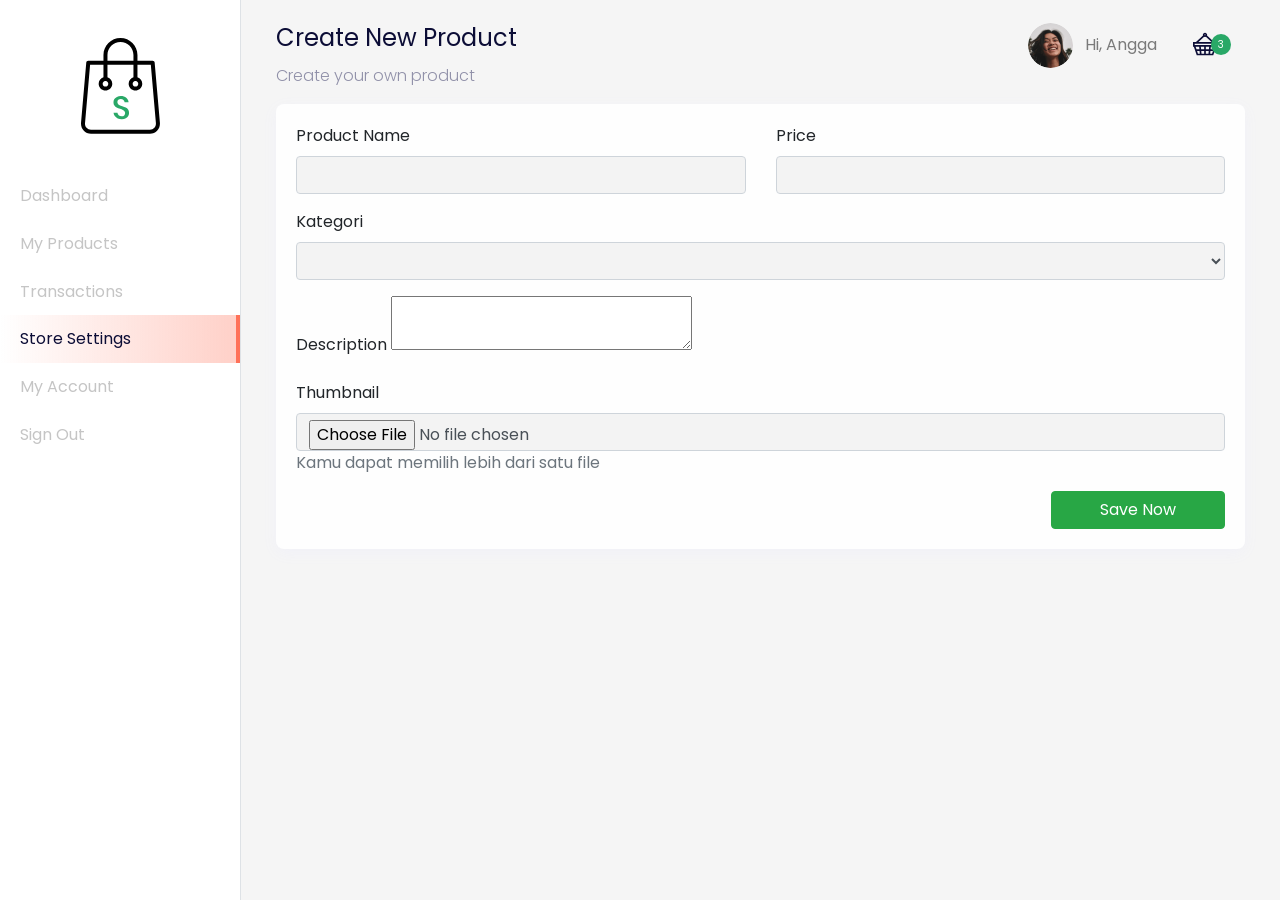
<file: dashboard-products-create.html>
<!DOCTYPE html>
<html lang="en">

<head>
  <meta charset="utf-8" />
  <meta name="viewport" content="width=device-width, initial-scale=1, shrink-to-fit=no" />
  <meta name="description" content="" />
  <meta name="author" content="" />

  <title>Store - Your Best Marketplace</title>

  <link href="https://unpkg.com/aos@2.3.1/dist/aos.css" rel="stylesheet" />
  <link href="style/main.css" rel="stylesheet" />
</head>

<body>
  <div class="page-dashboard">
    <div class="d-flex" id="wrapper" data-aos="fade-right">
      <!-- Sidebar -->
      <div class="border-right" id="sidebar-wrapper">
        <div class="sidebar-heading text-center">
          <img src="/images/dashboard-store-logo.svg" alt="" class="my-4" />
        </div>
        <div class="list-group list-group-flush">
          <a href="/dashboard.html" class="list-group-item list-group-item-action">
            Dashboard
          </a>
          <a href="/dashboard-products.html" class="list-group-item list-group-item-action">
            My Products
          </a>
          <a href="/dashboard-transactions.html" class="list-group-item list-group-item-action">
            Transactions
          </a>
          <a href="/dashboard-settings.html" class="list-group-item list-group-item-action active">
            Store Settings
          </a>
          <a href="/dashboard-account.html" class="list-group-item list-group-item-action">
            My Account
          </a>
          <a href="/index.html" class="list-group-item list-group-item-action">
            Sign Out
          </a>
        </div>
      </div>
      <!-- End Sidebar -->

      <!-- Page Content -->
      <div id="page-content-wrapper">
        <!-- Navbar -->
        <nav class="navbar navbar-expand-lg navbar-light navbar-store fixed-top" data-aos="fade-down"
          aria-label="navbar">
          <div class="container-fluid">
            <button class="btn btn-secondary d-md-none mr-auto mr-2" id="menu-toggle">
              &laquo; Menu
            </button>
            <button class="navbar-toggler" type="button" data-toggle="collapse" data-target="#navbarSupportedContent">
              <span class="navbar-toggler-icon"></span>
            </button>
            <div class="collapse navbar-collapse" id="navbarSupportedContent">
              <!-- Desktop Menu -->
              <ul class="navbar-nav d-none d-lg-flex ml-auto">
                <li class="nav-item dropdown">
                  <a href="#" class="nav-link" id="navbarDropdown" role="button" data-toggle="dropdown">
                    <img src="/images/icon-user.png" alt="" class="rounded-circle mr-2 profile-picture" />
                    Hi, Angga
                  </a>
                  <div class="dropdown-menu">
                    <a href="/dahboard.html" class="dropdown-item">Dashboard</a>
                    <a href="/dahboard-account.html" class="dropdown-item">Settings</a>
                    <div class="dropdown-divider"></div>
                    <a href="/index.html" class="dropdown-item">Logout</a>
                  </div>
                </li>
                <li class="nav-item">
                  <a href="#" class="nav-link d-inline-block mt-2">
                    <img src="/images/icon-cart-filled.svg" alt="Icon Cart" />
                    <div class="card-badge">3</div>
                  </a>
                </li>
              </ul>
              <!-- end Desktop Menu -->

              <!-- Mobile Menu -->
              <ul class="navbar-nav d-block d-lg-none">
                <li class="nav-item">
                  <a href="#" class="nav-link">Hi, Angga</a>
                </li>
                <li class="nav-item">
                  <a href="#" class="nav-link d-inline-block">Cart</a>
                </li>
              </ul>
              <!-- end Mobile Menu -->
            </div>
          </div>
        </nav>
        <!-- End Navbar -->

        <!-- Section Content -->
        <div class="section-content section-dashboard-home" data-aos="fade-up">
          <div class="container-fluid">
            <div class="dashboard-heading">
              <h2 class="dashboard-title">Create New Product</h2>
              <p class="dashboard-subtitle">Create your own product</p>
            </div>
            <div class="dashboard-content">
              <div class="row">
                <div class="col-12">
                  <form action="">
                    <div class="card">
                      <div class="card-body">
                        <div class="row">
                          <div class="col-md-6">
                            <div class="form-group">
                              <label for="">Product Name</label>
                              <input type="text" class="form-control" />
                            </div>
                          </div>
                          <div class="col-md-6">
                            <div class="form-group">
                              <label for="">Price</label>
                              <input type="number" class="form-control" />
                            </div>
                          </div>
                          <div class="col-md-12">
                            <div class="form-group">
                              <label for="">Kategori</label>
                              <select name="category" class="form-control">
                                <option value="" disabled>Select Category</option>
                              </select>
                            </div>
                          </div>
                          <div class="col-md-12">
                            <div class="form-group">
                              <label for="">Description</label>
                              <textarea name="editor"></textarea>
                            </div>
                          </div>
                          <div class="col-md-12">
                            <div class="form-group">
                              <label for="">Thumbnail</label>
                              <input type="file" class="form-control" />
                              <p class="text-muted">
                                Kamu dapat memilih lebih dari satu file
                              </p>
                            </div>
                          </div>
                        </div>
                        <div class="row">
                          <div class="col text-right">
                            <button type="submit" class="btn btn-success px-5">Save Now</button>
                          </div>
                        </div>
                      </div>
                    </div>
                  </form>
                </div>
              </div>
            </div>
          </div>
        </div>
        <!-- End Section Content -->
      </div>
      <!-- End Page Content -->
    </div>
  </div>

  <!-- Bootstrap core JavaScript -->
  <script src="/vendor/jquery/jquery.slim.min.js"></script>
  <script src="/vendor/bootstrap/js/bootstrap.bundle.min.js"></script>
  <script src="https://unpkg.com/aos@2.3.1/dist/aos.js"></script>
  <script>
    AOS.init();
  </script>
  <script>
    $("#menu-toggle").click(function (e) {
      e.preventDefault();
      $("#wrapper").toggleClass("toggled");
    });
  </script>
  <script src="https://cdn.ckeditor.com/4.19.0/standard/ckeditor.js"></script>
  <script>
    CKEDITOR.replace('editor');
  </script>
</body>

</html>
</file>
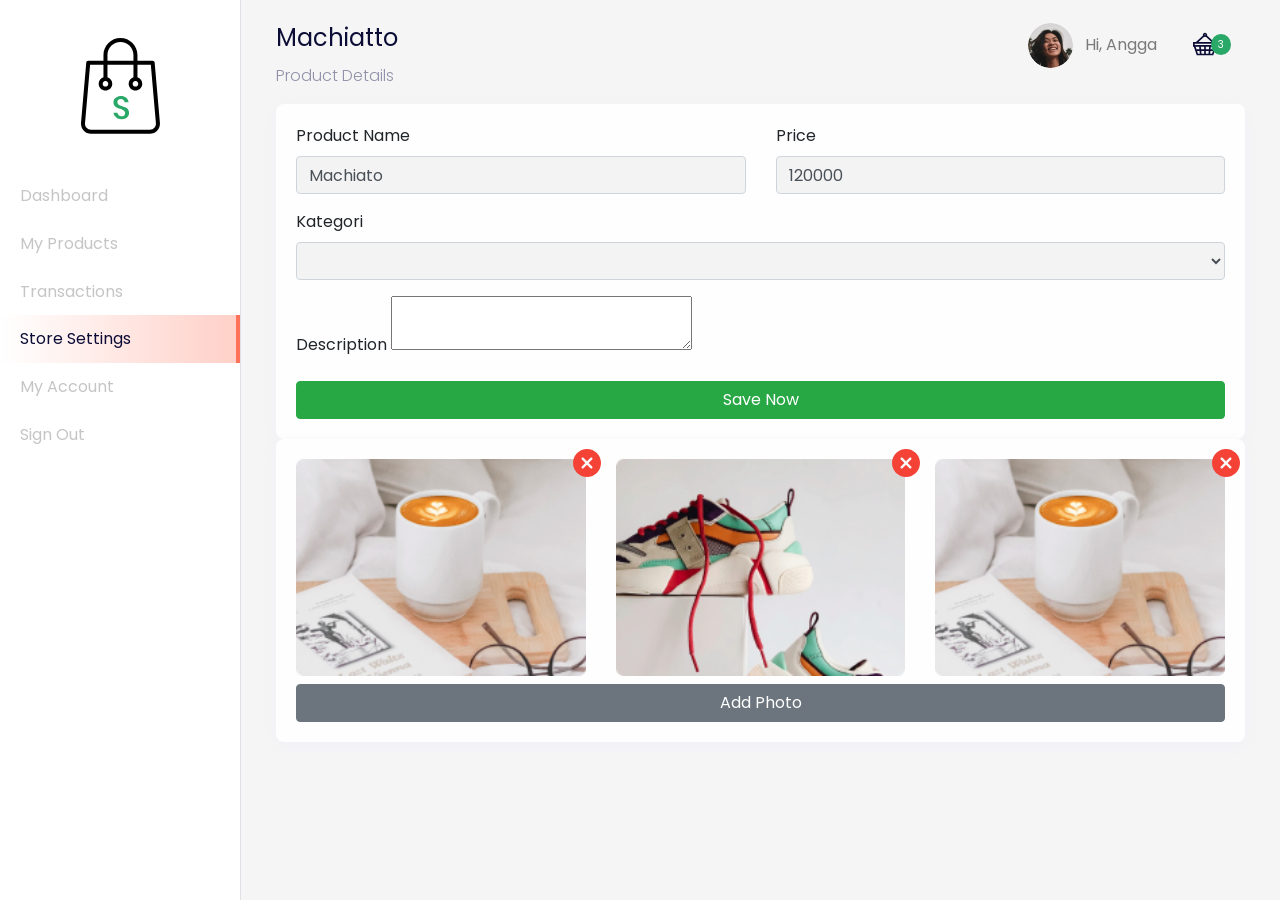
<file: dashboard-products-details.html>
<!DOCTYPE html>
<html lang="en">

<head>
  <meta charset="utf-8" />
  <meta name="viewport" content="width=device-width, initial-scale=1, shrink-to-fit=no" />
  <meta name="description" content="" />
  <meta name="author" content="" />

  <title>Store - Your Best Marketplace</title>

  <link href="https://unpkg.com/aos@2.3.1/dist/aos.css" rel="stylesheet" />
  <link href="style/main.css" rel="stylesheet" />
</head>

<body>
  <div class="page-dashboard">
    <div class="d-flex" id="wrapper" data-aos="fade-right">
      <!-- Sidebar -->
      <div class="border-right" id="sidebar-wrapper">
        <div class="sidebar-heading text-center">
          <img src="/images/dashboard-store-logo.svg" alt="" class="my-4" />
        </div>
        <div class="list-group list-group-flush">
          <a href="/dashboard.html" class="list-group-item list-group-item-action">
            Dashboard
          </a>
          <a href="/dashboard-products.html" class="list-group-item list-group-item-action">
            My Products
          </a>
          <a href="/dashboard-transactions.html" class="list-group-item list-group-item-action">
            Transactions
          </a>
          <a href="/dashboard-settings.html" class="list-group-item list-group-item-action active">
            Store Settings
          </a>
          <a href="/dashboard-account.html" class="list-group-item list-group-item-action">
            My Account
          </a>
          <a href="/index.html" class="list-group-item list-group-item-action">
            Sign Out
          </a>
        </div>
      </div>
      <!-- End Sidebar -->

      <!-- Page Content -->
      <div id="page-content-wrapper">
        <!-- Navbar -->
        <nav class="navbar navbar-expand-lg navbar-light navbar-store fixed-top" data-aos="fade-down"
          aria-label="navbar">
          <div class="container-fluid">
            <button class="btn btn-secondary d-md-none mr-auto mr-2" id="menu-toggle">
              &laquo; Menu
            </button>
            <button class="navbar-toggler" type="button" data-toggle="collapse" data-target="#navbarSupportedContent">
              <span class="navbar-toggler-icon"></span>
            </button>
            <div class="collapse navbar-collapse" id="navbarSupportedContent">
              <!-- Desktop Menu -->
              <ul class="navbar-nav d-none d-lg-flex ml-auto">
                <li class="nav-item dropdown">
                  <a href="#" class="nav-link" id="navbarDropdown" role="button" data-toggle="dropdown">
                    <img src="/images/icon-user.png" alt="" class="rounded-circle mr-2 profile-picture" />
                    Hi, Angga
                  </a>
                  <div class="dropdown-menu">
                    <a href="/dahboard.html" class="dropdown-item">Dashboard</a>
                    <a href="/dahboard-account.html" class="dropdown-item">Settings</a>
                    <div class="dropdown-divider"></div>
                    <a href="/index.html" class="dropdown-item">Logout</a>
                  </div>
                </li>
                <li class="nav-item">
                  <a href="#" class="nav-link d-inline-block mt-2">
                    <img src="/images/icon-cart-filled.svg" alt="Icon Cart" />
                    <div class="card-badge">3</div>
                  </a>
                </li>
              </ul>
              <!-- end Desktop Menu -->

              <!-- Mobile Menu -->
              <ul class="navbar-nav d-block d-lg-none">
                <li class="nav-item">
                  <a href="#" class="nav-link">Hi, Angga</a>
                </li>
                <li class="nav-item">
                  <a href="#" class="nav-link d-inline-block">Cart</a>
                </li>
              </ul>
              <!-- end Mobile Menu -->
            </div>
          </div>
        </nav>
        <!-- End Navbar -->

        <!-- Section Content -->
        <div class="section-content section-dashboard-home" data-aos="fade-up">
          <div class="container-fluid">
            <div class="dashboard-heading">
              <h2 class="dashboard-title">Machiatto</h2>
              <p class="dashboard-subtitle">Product Details</p>
            </div>
            <div class="dashboard-content">
              <div class="row">
                <div class="col-12">
                  <form action="">
                    <div class="card">
                      <div class="card-body">
                        <div class="row">
                          <div class="col-md-6">
                            <div class="form-group">
                              <label for="">Product Name</label>
                              <input type="text" class="form-control" value="Machiato" />
                            </div>
                          </div>
                          <div class="col-md-6">
                            <div class="form-group">
                              <label for="">Price</label>
                              <input type="number" class="form-control" value="120000" />
                            </div>
                          </div>
                          <div class="col-md-12">
                            <div class="form-group">
                              <label for="">Kategori</label>
                              <select name="category" class="form-control">
                                <option value="" disabled>Select Category</option>
                              </select>
                            </div>
                          </div>
                          <div class="col-md-12">
                            <div class="form-group">
                              <label for="">Description</label>
                              <textarea name="editor"></textarea>
                            </div>
                          </div>

                        </div>
                        <div class="row">
                          <div class="col text-right">
                            <button type="submit" class="btn btn-success px-5 btn-block">Save Now</button>
                          </div>
                        </div>
                      </div>
                    </div>
                  </form>
                </div>
              </div>
              <div class="row">
                <div class="col-12">
                  <div class="card">
                    <div class="card-body">
                      <div class="row">
                        <div class="col-md-4">
                          <div class="gallery-container">
                            <img src="/images/product-card-1.png" alt="" class="w-100">
                            <a href="" class="delete-gallery">
                              <img src="/images/icon-delete.svg" alt="">
                            </a>
                          </div>
                        </div>
                        <div class="col-md-4">
                          <div class="gallery-container">
                            <img src="/images/product-card-2.png" alt="" class="w-100">
                            <a href="" class="delete-gallery">
                              <img src="/images/icon-delete.svg" alt="">
                            </a>
                          </div>
                        </div>
                        <div class="col-md-4">
                          <div class="gallery-container">
                            <img src="/images/product-card-3.png" alt="" class="w-100">
                            <a href="" class="delete-gallery">
                              <img src="/images/icon-delete.svg" alt="">
                            </a>
                          </div>
                        </div>
                        <div class="col-12">
                          <input type="file" id="file" style="display: none;" multiple>
                          <buttn class="btn btn-secondary btn-block mt-2" onclick="thisFileUpload()">Add Photo</buttn>
                        </div>
                      </div>
                    </div>
                  </div>
                </div>
              </div>
            </div>
          </div>
        </div>
        <!-- End Section Content -->
      </div>
      <!-- End Page Content -->
    </div>
  </div>

  <!-- Bootstrap core JavaScript -->
  <script src="/vendor/jquery/jquery.slim.min.js"></script>
  <script src="/vendor/bootstrap/js/bootstrap.bundle.min.js"></script>
  <script src="https://unpkg.com/aos@2.3.1/dist/aos.js"></script>
  <script>
    AOS.init();
  </script>
  <script>
    $("#menu-toggle").click(function (e) {
      e.preventDefault();
      $("#wrapper").toggleClass("toggled");
    });
  </script>
  <script src="https://cdn.ckeditor.com/4.19.0/standard/ckeditor.js"></script>
  <script>
    function thisFileUpload() {
      document.getElementById("file").click();
    }
  </script>
  <script>
    CKEDITOR.replace('editor');
  </script>
</body>

</html>
</file>
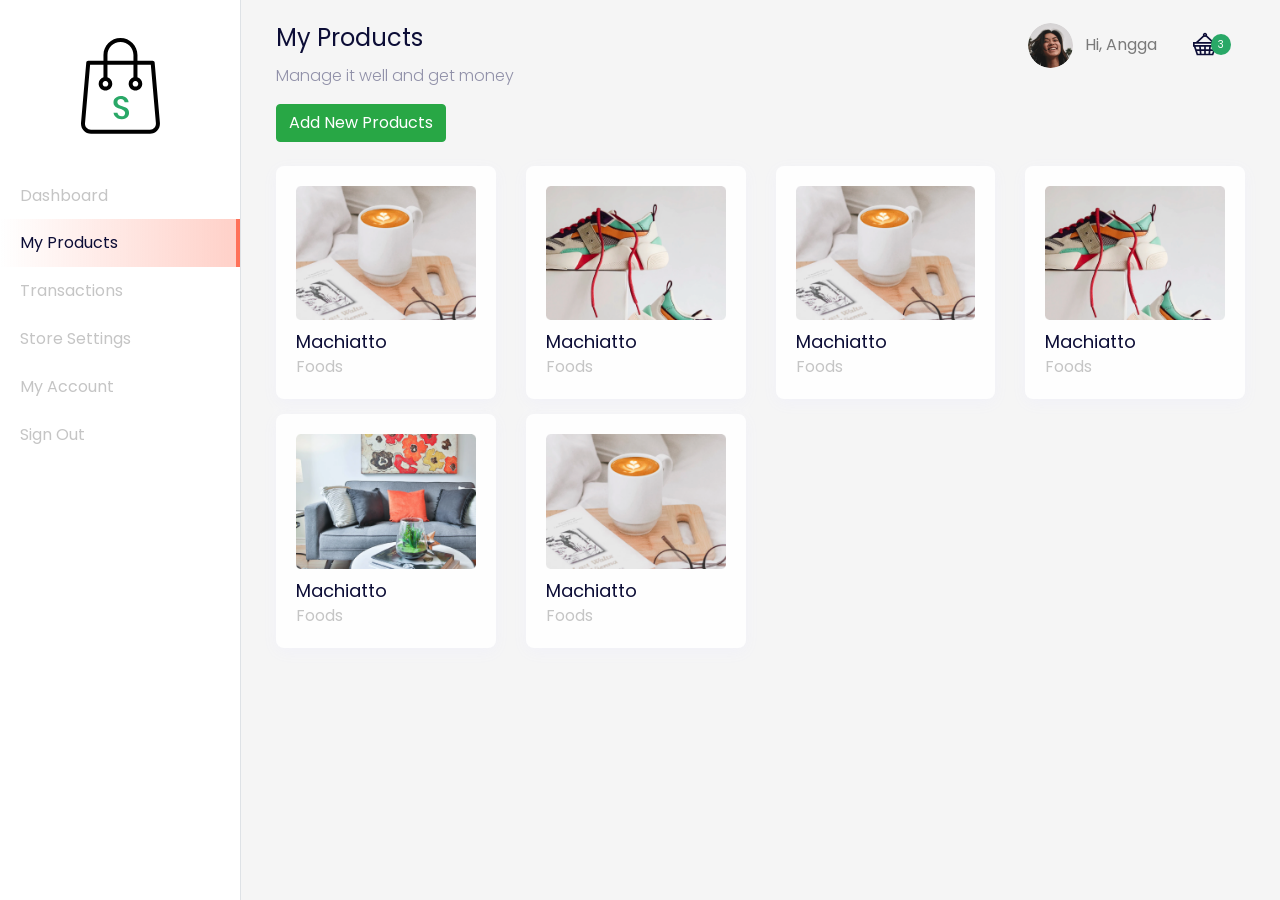
<file: dashboard-products.html>
<!DOCTYPE html>
<html lang="en">

<head>
  <meta charset="utf-8" />
  <meta name="viewport" content="width=device-width, initial-scale=1, shrink-to-fit=no" />
  <meta name="description" content="" />
  <meta name="author" content="" />

  <title>Store - Your Best Marketplace</title>

  <link href="https://unpkg.com/aos@2.3.1/dist/aos.css" rel="stylesheet" />
  <link href="style/main.css" rel="stylesheet" />
</head>

<body>
  <div class="page-dashboard">
    <div class="d-flex" id="wrapper" data-aos="fade-right">
      <!-- Sidebar -->
      <div class="border-right" id="sidebar-wrapper">
        <div class="sidebar-heading text-center">
          <img src="/images/dashboard-store-logo.svg" alt="" class="my-4" />
        </div>
        <div class="list-group list-group-flush">
          <a href="/dashboard.html" class="list-group-item list-group-item-action ">
            Dashboard
          </a>
          <a href="/dashboard-products.html" class="list-group-item list-group-item-action active">
            My Products
          </a>
          <a href="/dashboard-transactions.html" class="list-group-item list-group-item-action">
            Transactions
          </a>
          <a href="/dashboard-settings.html" class="list-group-item list-group-item-action">
            Store Settings
          </a>
          <a href="/dashboard-account.html" class="list-group-item list-group-item-action">
            My Account
          </a>
          <a href="/index.html" class="list-group-item list-group-item-action">
            Sign Out
          </a>
        </div>
      </div>
      <!-- End Sidebar -->

      <!-- Page Content -->
      <div id="page-content-wrapper">
        <!-- Navbar -->
        <nav class="navbar navbar-expand-lg navbar-light navbar-store fixed-top" data-aos="fade-down"
          aria-label="navbar">
          <div class="container-fluid">
            <button class="btn btn-secondary d-md-none mr-auto mr-2" id="menu-toggle">
              &laquo; Menu
            </button>
            <button class="navbar-toggler" type="button" data-toggle="collapse" data-target="#navbarSupportedContent">
              <span class="navbar-toggler-icon"></span>
            </button>
            <div class="collapse navbar-collapse" id="navbarSupportedContent">
              <!-- Desktop Menu -->
              <ul class="navbar-nav d-none d-lg-flex ml-auto">
                <li class="nav-item dropdown">
                  <a href="#" class="nav-link" id="navbarDropdown" role="button" data-toggle="dropdown">
                    <img src="/images/icon-user.png" alt="" class="rounded-circle mr-2 profile-picture" />
                    Hi, Angga
                  </a>
                  <div class="dropdown-menu">
                    <a href="/dahboard.html" class="dropdown-item">Dashboard</a>
                    <a href="/dahboard-account.html" class="dropdown-item">Settings</a>
                    <div class="dropdown-divider"></div>
                    <a href="/index.html" class="dropdown-item">Logout</a>
                  </div>
                </li>
                <li class="nav-item">
                  <a href="#" class="nav-link d-inline-block mt-2">
                    <img src="/images/icon-cart-filled.svg" alt="Icon Cart" />
                    <div class="card-badge">3</div>
                  </a>
                </li>
              </ul>
              <!-- end Desktop Menu -->

              <!-- Mobile Menu -->
              <ul class="navbar-nav d-block d-lg-none">
                <li class="nav-item">
                  <a href="#" class="nav-link">Hi, Angga</a>
                </li>
                <li class="nav-item">
                  <a href="#" class="nav-link d-inline-block">Cart</a>
                </li>
              </ul>
              <!-- end Mobile Menu -->
            </div>
          </div>
        </nav>
        <!-- End Navbar -->

        <!-- Section Content -->
        <div class="section-content section-dashboard-home" data-aos="fade-up">
          <div class="container-fluid">
            <div class="dashboard-heading">
              <h2 class="dashboard-title">My Products</h2>
              <p class="dashboard-subtitle">Manage it well and get money</p>
            </div>
            <div class="dashboard-content">
              <div class="row">
                <div class="col-12">
                  <a href="/dashboard-products-create.html" class="btn btn-success">
                    Add New Products
                  </a>
                </div>
              </div>
              <div class="row mt-4">
                <div class="col-12 col-sm-6 col-md-4 col-lg-3">
                  <a href="/dashboard-products-details.html" class="card card-dashboard-product d-block">
                    <div class="card-body">
                      <img src="/images/product-card-1.png" alt="" class="w-100 mb-2">
                      <div class="product-title">
                        Machiatto
                      </div>
                      <div class="product-category">Foods</div>
                    </div>
                  </a>
                </div>
                <div class="col-12 col-sm-6 col-md-4 col-lg-3">
                  <a href="/dashboard-products-details.html" class="card card-dashboard-product d-block">
                    <div class="card-body">
                      <img src="/images/product-card-2.png" alt="" class="w-100 mb-2">
                      <div class="product-title">
                        Machiatto
                      </div>
                      <div class="product-category">Foods</div>
                    </div>
                  </a>
                </div>
                <div class="col-12 col-sm-6 col-md-4 col-lg-3">
                  <a href="/dashboard-products-details.html" class="card card-dashboard-product d-block">
                    <div class="card-body">
                      <img src="/images/product-card-3.png" alt="" class="w-100 mb-2">
                      <div class="product-title">
                        Machiatto
                      </div>
                      <div class="product-category">Foods</div>
                    </div>
                  </a>
                </div>
                <div class="col-12 col-sm-6 col-md-4 col-lg-3">
                  <a href="/dashboard-products-details.html" class="card card-dashboard-product d-block">
                    <div class="card-body">
                      <img src="/images/product-card-4.png" alt="" class="w-100 mb-2">
                      <div class="product-title">
                        Machiatto
                      </div>
                      <div class="product-category">Foods</div>
                    </div>
                  </a>
                </div>
                <div class="col-12 col-sm-6 col-md-4 col-lg-3">
                  <a href="/dashboard-products-details.html" class="card card-dashboard-product d-block">
                    <div class="card-body">
                      <img src="/images/product-card-5.png" alt="" class="w-100 mb-2">
                      <div class="product-title">
                        Machiatto
                      </div>
                      <div class="product-category">Foods</div>
                    </div>
                  </a>
                </div>
                <div class="col-12 col-sm-6 col-md-4 col-lg-3">
                  <a href="/dashboard-products-details.html" class="card card-dashboard-product d-block">
                    <div class="card-body">
                      <img src="/images/product-card-1.png" alt="" class="w-100 mb-2">
                      <div class="product-title">
                        Machiatto
                      </div>
                      <div class="product-category">Foods</div>
                    </div>
                  </a>
                </div>
              </div>
            </div>
          </div>
        </div>
        <!-- End Section Content -->
      </div>
      <!-- End Page Content -->
    </div>
  </div>

  <!-- Bootstrap core JavaScript -->
  <script src="/vendor/jquery/jquery.slim.min.js"></script>
  <script src="/vendor/bootstrap/js/bootstrap.bundle.min.js"></script>
  <script src="https://unpkg.com/aos@2.3.1/dist/aos.js"></script>
  <script>
    AOS.init();
  </script>
  <script>
    $("#menu-toggle").click(function (e) {
      e.preventDefault();
      $("#wrapper").toggleClass("toggled");
    });
  </script>
</body>

</html>
</file>
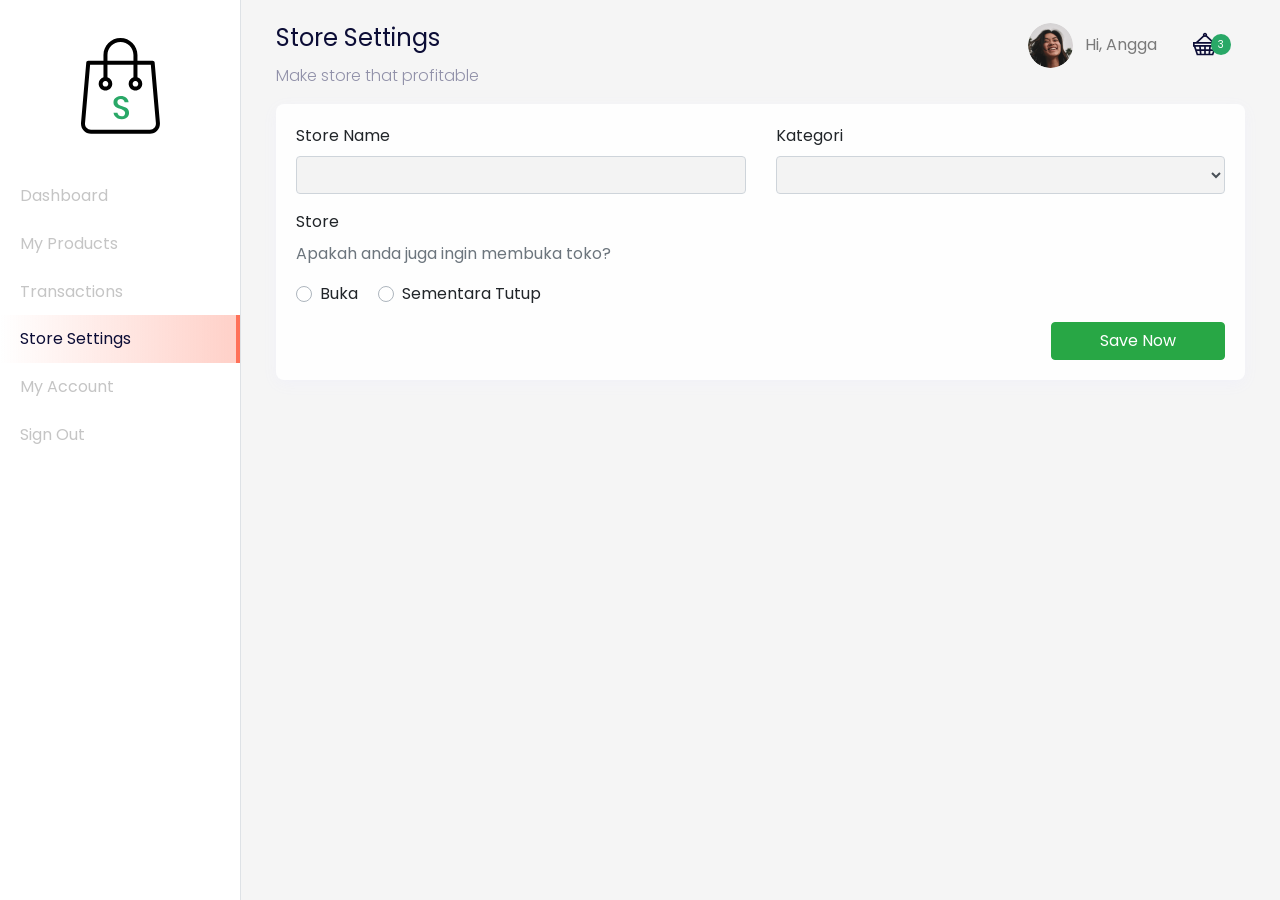
<file: dashboard-settings.html>
<!DOCTYPE html>
<html lang="en">

<head>
  <meta charset="utf-8" />
  <meta name="viewport" content="width=device-width, initial-scale=1, shrink-to-fit=no" />
  <meta name="description" content="" />
  <meta name="author" content="" />

  <title>Store - Your Best Marketplace</title>

  <link href="https://unpkg.com/aos@2.3.1/dist/aos.css" rel="stylesheet" />
  <link href="style/main.css" rel="stylesheet" />
</head>

<body>
  <div class="page-dashboard">
    <div class="d-flex" id="wrapper" data-aos="fade-right">
      <!-- Sidebar -->
      <div class="border-right" id="sidebar-wrapper">
        <div class="sidebar-heading text-center">
          <img src="/images/dashboard-store-logo.svg" alt="" class="my-4" />
        </div>
        <div class="list-group list-group-flush">
          <a href="/dashboard.html" class="list-group-item list-group-item-action">
            Dashboard
          </a>
          <a href="/dashboard-products.html" class="list-group-item list-group-item-action">
            My Products
          </a>
          <a href="/dashboard-transactions.html" class="list-group-item list-group-item-action">
            Transactions
          </a>
          <a href="/dashboard-settings.html" class="list-group-item list-group-item-action active">
            Store Settings
          </a>
          <a href="/dashboard-account.html" class="list-group-item list-group-item-action">
            My Account
          </a>
          <a href="/index.html" class="list-group-item list-group-item-action">
            Sign Out
          </a>
        </div>
      </div>
      <!-- End Sidebar -->

      <!-- Page Content -->
      <div id="page-content-wrapper">
        <!-- Navbar -->
        <nav class="navbar navbar-expand-lg navbar-light navbar-store fixed-top" data-aos="fade-down"
          aria-label="navbar">
          <div class="container-fluid">
            <button class="btn btn-secondary d-md-none mr-auto mr-2" id="menu-toggle">
              &laquo; Menu
            </button>
            <button class="navbar-toggler" type="button" data-toggle="collapse" data-target="#navbarSupportedContent">
              <span class="navbar-toggler-icon"></span>
            </button>
            <div class="collapse navbar-collapse" id="navbarSupportedContent">
              <!-- Desktop Menu -->
              <ul class="navbar-nav d-none d-lg-flex ml-auto">
                <li class="nav-item dropdown">
                  <a href="#" class="nav-link" id="navbarDropdown" role="button" data-toggle="dropdown">
                    <img src="/images/icon-user.png" alt="" class="rounded-circle mr-2 profile-picture" />
                    Hi, Angga
                  </a>
                  <div class="dropdown-menu">
                    <a href="/dahboard.html" class="dropdown-item">Dashboard</a>
                    <a href="/dahboard-account.html" class="dropdown-item">Settings</a>
                    <div class="dropdown-divider"></div>
                    <a href="/index.html" class="dropdown-item">Logout</a>
                  </div>
                </li>
                <li class="nav-item">
                  <a href="#" class="nav-link d-inline-block mt-2">
                    <img src="/images/icon-cart-filled.svg" alt="Icon Cart" />
                    <div class="card-badge">3</div>
                  </a>
                </li>
              </ul>
              <!-- end Desktop Menu -->

              <!-- Mobile Menu -->
              <ul class="navbar-nav d-block d-lg-none">
                <li class="nav-item">
                  <a href="#" class="nav-link">Hi, Angga</a>
                </li>
                <li class="nav-item">
                  <a href="#" class="nav-link d-inline-block">Cart</a>
                </li>
              </ul>
              <!-- end Mobile Menu -->
            </div>
          </div>
        </nav>
        <!-- End Navbar -->

        <!-- Section Content -->
        <div class="section-content section-dashboard-home" data-aos="fade-up">
          <div class="container-fluid">
            <div class="dashboard-heading">
              <h2 class="dashboard-title">Store Settings</h2>
              <p class="dashboard-subtitle">Make store that profitable</p>
            </div>
            <div class="dashboard-content">
              <div class="row">
                <div class="col-12">
                  <form action="">
                    <div class="card">
                      <div class="card-body">
                        <div class="row">
                          <div class="col-md-6">
                            <div class="form-group">
                              <label for="">Store Name</label>
                              <input type="text" class="form-control" />
                            </div>
                          </div>
                          <div class="col-md-6">
                            <div class="form-group" v-if="is_store_open">
                              <label for="">Kategori</label>
                              <select name="category" class="form-control">
                                <option value="" disabled>Select Category</option>
                              </select>
                            </div>
                          </div>
                          <div class="col-md-6">
                            <div class="form-group">
                              <label for="">Store</label>
                              <p class="text-muted">Apakah anda juga ingin membuka toko?</p>
                              <div class="custom-control custom-radio custom-control-inline">
                                <input type="radio" class="custom-control-input" name="is_store_open" id="openStoreTrue"
                                  value="true" />
                                <label for="openStoreTrue" class="custom-control-label">
                                  Buka
                                </label>
                              </div>
                              <div class="custom-control custom-radio custom-control-inline">
                                <input type="radio" class="custom-control-input" name="is_store_open"
                                  id="openStoreFalse" value="false" />
                                <label for="openStoreFalse" class="custom-control-label">
                                  Sementara Tutup
                                </label>
                              </div>
                            </div>
                          </div>
                        </div>
                        <div class="row">
                          <div class="col text-right">
                            <button type="submit" class="btn btn-success px-5">Save Now</button>
                          </div>
                        </div>
                      </div>
                    </div>
                  </form>
                </div>
              </div>
            </div>
          </div>
        </div>
        <!-- End Section Content -->
      </div>
      <!-- End Page Content -->
    </div>
  </div>

  <!-- Bootstrap core JavaScript -->
  <script src="/vendor/jquery/jquery.slim.min.js"></script>
  <script src="/vendor/bootstrap/js/bootstrap.bundle.min.js"></script>
  <script src="https://unpkg.com/aos@2.3.1/dist/aos.js"></script>
  <script>
    AOS.init();
  </script>
  <script>
    $("#menu-toggle").click(function (e) {
      e.preventDefault();
      $("#wrapper").toggleClass("toggled");
    });
  </script>
</body>

</html>
</file>
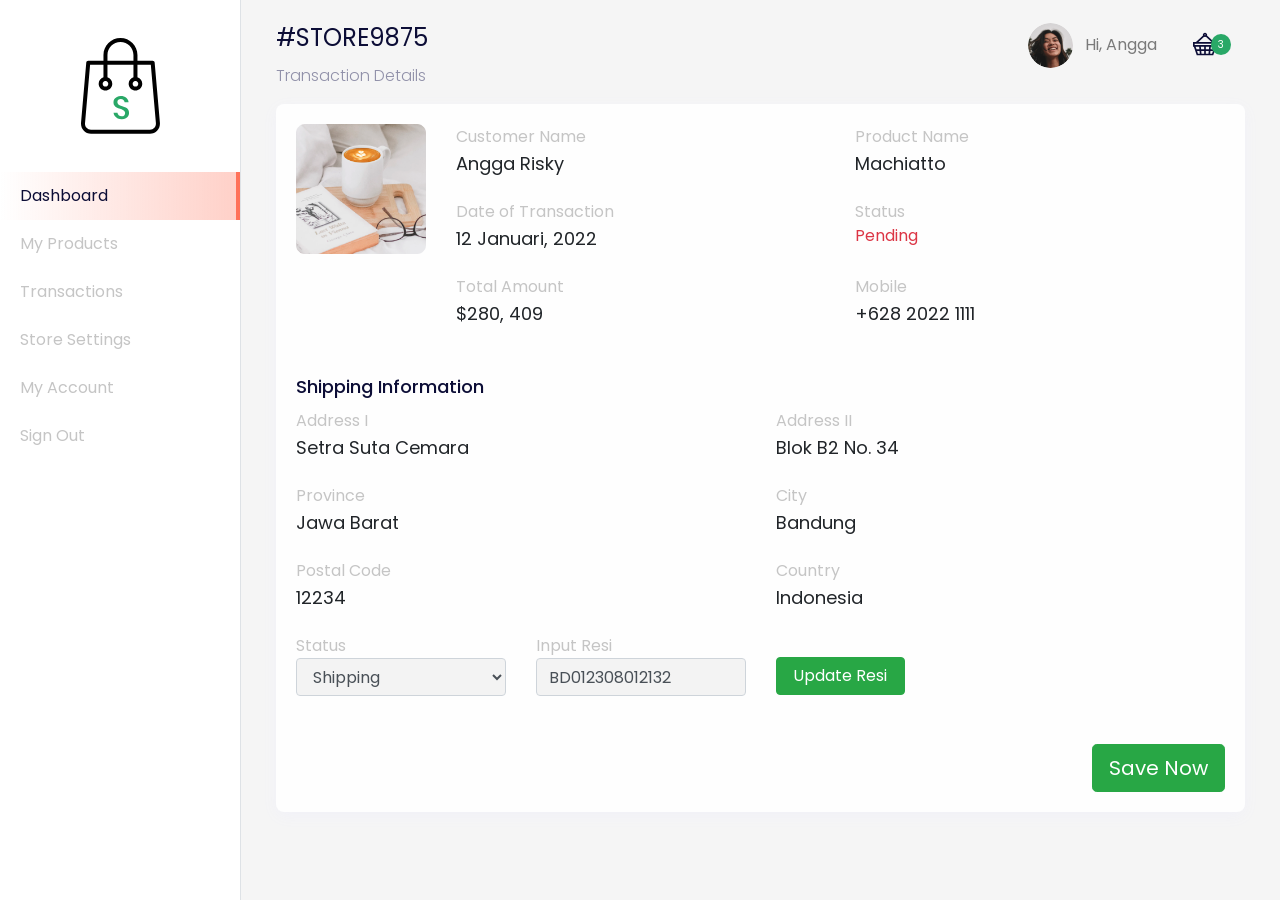
<file: dashboard-transaction-details.html>
<!DOCTYPE html>
<html lang="en">

<head>
  <meta charset="utf-8" />
  <meta name="viewport" content="width=device-width, initial-scale=1, shrink-to-fit=no" />
  <meta name="description" content="" />
  <meta name="author" content="" />

  <title>Store - Your Best Marketplace</title>

  <link href="https://unpkg.com/aos@2.3.1/dist/aos.css" rel="stylesheet" />
  <link href="style/main.css" rel="stylesheet" />
</head>

<body>
  <div class="page-dashboard">
    <div class="d-flex" id="wrapper" data-aos="fade-right">
      <!-- Sidebar -->
      <div class="border-right" id="sidebar-wrapper">
        <div class="sidebar-heading text-center">
          <img src="/images/dashboard-store-logo.svg" alt="" class="my-4" />
        </div>
        <div class="list-group list-group-flush">
          <a href="/dashboard.html" class="list-group-item list-group-item-action active">
            Dashboard
          </a>
          <a href="/dashboard-products.html" class="list-group-item list-group-item-action">
            My Products
          </a>
          <a href="/dashboard-transactions.html" class="list-group-item list-group-item-action">
            Transactions
          </a>
          <a href="/dashboard-settings.html" class="list-group-item list-group-item-action">
            Store Settings
          </a>
          <a href="/dashboard-account.html" class="list-group-item list-group-item-action">
            My Account
          </a>
          <a href="/index.html" class="list-group-item list-group-item-action">
            Sign Out
          </a>
        </div>
      </div>
      <!-- End Sidebar -->

      <!-- Page Content -->
      <div id="page-content-wrapper">
        <!-- Navbar -->
        <nav class="navbar navbar-expand-lg navbar-light navbar-store fixed-top" data-aos="fade-down"
          aria-label="navbar">
          <div class="container-fluid">
            <button class="btn btn-secondary d-md-none mr-auto mr-2" id="menu-toggle">
              &laquo; Menu
            </button>
            <button class="navbar-toggler" type="button" data-toggle="collapse" data-target="#navbarSupportedContent">
              <span class="navbar-toggler-icon"></span>
            </button>
            <div class="collapse navbar-collapse" id="navbarSupportedContent">
              <!-- Desktop Menu -->
              <ul class="navbar-nav d-none d-lg-flex ml-auto">
                <li class="nav-item dropdown">
                  <a href="#" class="nav-link" id="navbarDropdown" role="button" data-toggle="dropdown">
                    <img src="/images/icon-user.png" alt="" class="rounded-circle mr-2 profile-picture" />
                    Hi, Angga
                  </a>
                  <div class="dropdown-menu">
                    <a href="/dahboard.html" class="dropdown-item">Dashboard</a>
                    <a href="/dahboard-account.html" class="dropdown-item">Settings</a>
                    <div class="dropdown-divider"></div>
                    <a href="/index.html" class="dropdown-item">Logout</a>
                  </div>
                </li>
                <li class="nav-item">
                  <a href="#" class="nav-link d-inline-block mt-2">
                    <img src="/images/icon-cart-filled.svg" alt="Icon Cart" />
                    <div class="card-badge">3</div>
                  </a>
                </li>
              </ul>
              <!-- end Desktop Menu -->

              <!-- Mobile Menu -->
              <ul class="navbar-nav d-block d-lg-none">
                <li class="nav-item">
                  <a href="#" class="nav-link">Hi, Angga</a>
                </li>
                <li class="nav-item">
                  <a href="#" class="nav-link d-inline-block">Cart</a>
                </li>
              </ul>
              <!-- end Mobile Menu -->
            </div>
          </div>
        </nav>
        <!-- End Navbar -->

        <!-- Section Content -->
        <div class="section-content section-dashboard-home" data-aos="fade-up">
          <div class="container-fluid">
            <div class="dashboard-heading">
              <h2 class="dashboard-title">#STORE9875</h2>
              <p class="dashboard-subtitle">Transaction Details</p>
            </div>
            <div class="dashboard-content" id="transactionDetails">
              <div class="row">
                <div class="col-12">
                  <div class="card">
                    <div class="card-body">
                      <div class="row">
                        <div class="col-12 col-md-2">
                          <img src="/images/product-details-dashboard.png" class="w-100 mb-3" alt="">
                        </div>
                        <div class="col-12 col-md-10">
                          <div class="row">
                            <div class="col-12 col-md-6">
                              <div class="product-title"> Customer Name </div>
                              <div class="product-subtitle"> Angga Risky </div>
                            </div>
                            <div class="col-12 col-md-6">
                              <div class="product-title"> Product Name </div>
                              <div class="product-subtitle"> Machiatto </div>
                            </div>
                            <div class="col-12 col-md-6">
                              <div class="product-title"> Date of Transaction </div>
                              <div class="product-subtitle"> 12 Januari, 2022 </div>
                            </div>
                            <div class="col-12 col-md-6">
                              <div class="product-title"> Status </div>
                              <div class="product-subtitl text-danger"> Pending </div>
                            </div>
                            <div class="col-12 col-md-6">
                              <div class="product-title"> Total Amount </div>
                              <div class="product-subtitle"> $280, 409 </div>
                            </div>
                            <div class="col-12 col-md-6">
                              <div class="product-title"> Mobile </div>
                              <div class="product-subtitle"> +628 2022 1111 </div>
                            </div>

                          </div>
                        </div>
                      </div>
                      <div class="row">
                        <div class="col-12 mt-4">
                          <h5>Shipping Information</h5>
                        </div>
                        <div class="col-12">
                          <div class="row">
                            <div class="col-12 col-md-6">
                              <div class="product-title"> Address I </div>
                              <div class="product-subtitle"> Setra Suta Cemara </div>
                            </div>
                            <div class="col-12 col-md-6">
                              <div class="product-title"> Address II </div>
                              <div class="product-subtitle"> Blok B2 No. 34 </div>
                            </div>
                            <div class="col-12 col-md-6">
                              <div class="product-title"> Province </div>
                              <div class="product-subtitle"> Jawa Barat </div>
                            </div>
                            <div class="col-12 col-md-6">
                              <div class="product-title"> City </div>
                              <div class="product-subtitle"> Bandung </div>
                            </div>
                            <div class="col-12 col-md-6">
                              <div class="product-title"> Postal Code </div>
                              <div class="product-subtitle"> 12234 </div>
                            </div>
                            <div class="col-12 col-md-6">
                              <div class="product-title"> Country </div>
                              <div class="product-subtitle"> Indonesia </div>
                            </div>
                            <div class="col-12 col-md-3">
                              <div class="product-title"> Status</div>
                              <select name="status" id="status" class="form-control" v-model="status">
                                <option value="UNPAID">Unpaid</option>
                                <option value="PENDING">Pending</option>
                                <option value="SHIPPING">Shipping</option>
                                <option value="SUCCESS">Success</option>
                              </select>
                            </div>
                            <template v-if="status =='SHIPPING'">
                              <div class="col-md-3">
                                <div class="product-title">Input Resi</div>
                                <input type="text" class="form-control" name="resi" v-model="resi">
                              </div>
                              <div class="col-md-2">
                                <button type="submit" class="btn btn-success btn-block mt-4">Update Resi</button>
                              </div>
                            </template>
                          </div>
                        </div>
                      </div>
                      <div class="row mt-4">
                        <div class="col-12 text-right">
                          <button class="btn btn-success btn-lg mt-4">
                            Save Now
                          </button>
                        </div>
                      </div>
                    </div>
                  </div>
                </div>
              </div>
            </div>
          </div>
        </div>
        <!-- End Section Content -->
      </div>
      <!-- End Page Content -->
    </div>
  </div>

  <!-- Bootstrap core JavaScript -->
  <script src="/vendor/jquery/jquery.slim.min.js"></script>
  <script src="/vendor/bootstrap/js/bootstrap.bundle.min.js"></script>
  <script src="https://unpkg.com/aos@2.3.1/dist/aos.js"></script>
  <script>
    AOS.init();
  </script>
  <script>
    $("#menu-toggle").click(function (e) {
      e.preventDefault();
      $("#wrapper").toggleClass("toggled");
    });
  </script>
  <script src="/vendor/vue/vue.js"></script>
  <script>
    var transactionDetails = new Vue({
      el: "#transactionDetails",
      data: {
        status: "SHIPPING",
        resi: "BD012308012132",
      },

    });
  </script>
</body>

</html>
</file>
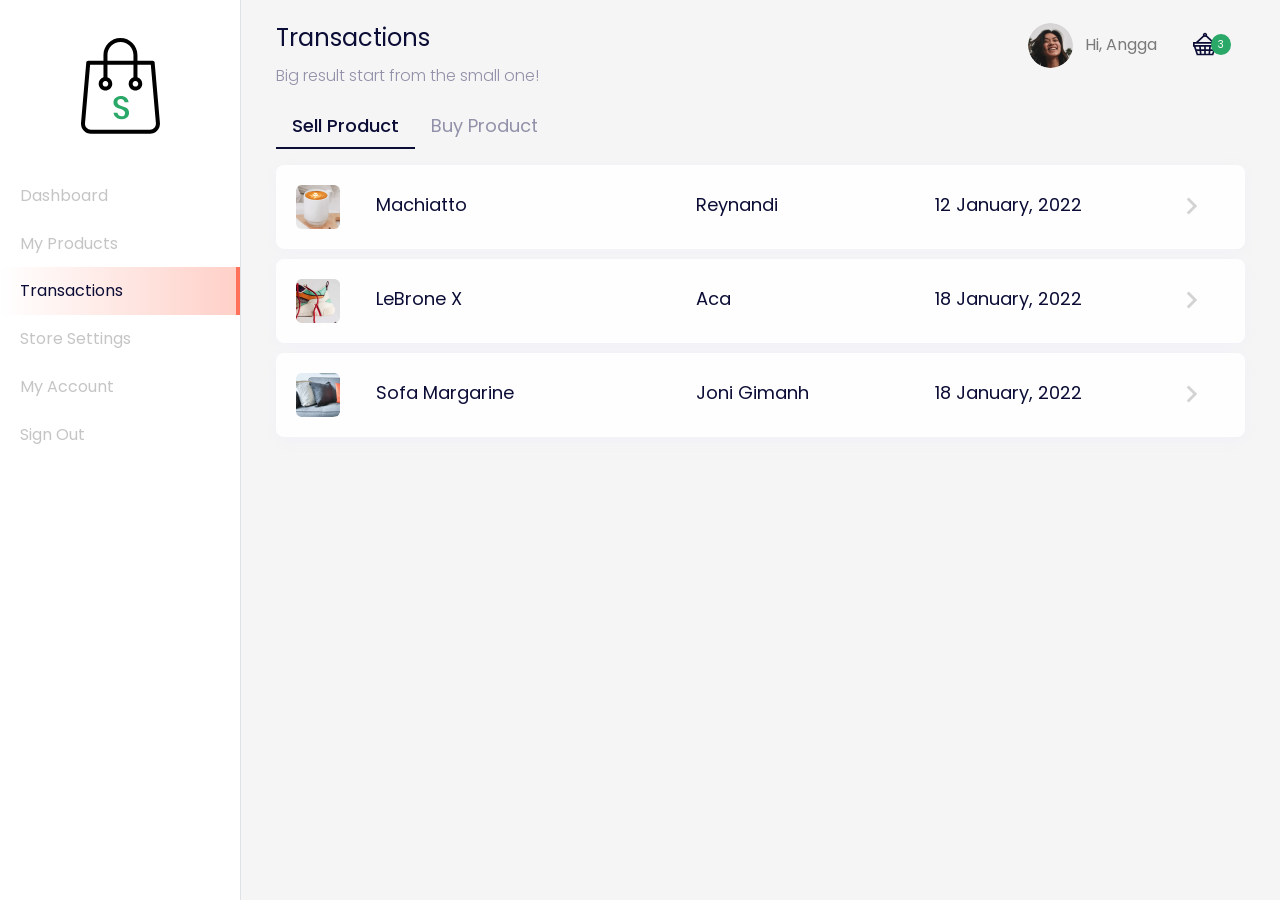
<file: dashboard-transactions.html>
<!DOCTYPE html>
<html lang="en">

<head>
  <meta charset="utf-8" />
  <meta name="viewport" content="width=device-width, initial-scale=1, shrink-to-fit=no" />
  <meta name="description" content="" />
  <meta name="author" content="" />

  <title>Store - Your Best Marketplace</title>

  <link href="https://unpkg.com/aos@2.3.1/dist/aos.css" rel="stylesheet" />
  <link href="style/main.css" rel="stylesheet" />
</head>

<body>
  <div class="page-dashboard">
    <div class="d-flex" id="wrapper" data-aos="fade-right">
      <!-- Sidebar -->
      <div class="border-right" id="sidebar-wrapper">
        <div class="sidebar-heading text-center">
          <img src="/images/dashboard-store-logo.svg" alt="" class="my-4" />
        </div>
        <div class="list-group list-group-flush">
          <a href="/dashboard.html" class="list-group-item list-group-item-action">
            Dashboard
          </a>
          <a href="/dashboard-products.html" class="list-group-item list-group-item-action">
            My Products
          </a>
          <a href="/dashboard-transactions.html" class="list-group-item list-group-item-action active">
            Transactions
          </a>
          <a href="/dashboard-settings.html" class="list-group-item list-group-item-action">
            Store Settings
          </a>
          <a href="/dashboard-account.html" class="list-group-item list-group-item-action">
            My Account
          </a>
          <a href="/index.html" class="list-group-item list-group-item-action">
            Sign Out
          </a>
        </div>
      </div>
      <!-- End Sidebar -->

      <!-- Page Content -->
      <div id="page-content-wrapper">
        <!-- Navbar -->
        <nav class="navbar navbar-expand-lg navbar-light navbar-store fixed-top" data-aos="fade-down"
          aria-label="navbar">
          <div class="container-fluid">
            <button class="btn btn-secondary d-md-none mr-auto mr-2" id="menu-toggle">
              &laquo; Menu
            </button>
            <button class="navbar-toggler" type="button" data-toggle="collapse" data-target="#navbarSupportedContent">
              <span class="navbar-toggler-icon"></span>
            </button>
            <div class="collapse navbar-collapse" id="navbarSupportedContent">
              <!-- Desktop Menu -->
              <ul class="navbar-nav d-none d-lg-flex ml-auto">
                <li class="nav-item dropdown">
                  <a href="#" class="nav-link" id="navbarDropdown" role="button" data-toggle="dropdown">
                    <img src="/images/icon-user.png" alt="" class="rounded-circle mr-2 profile-picture" />
                    Hi, Angga
                  </a>
                  <div class="dropdown-menu">
                    <a href="/dahboard.html" class="dropdown-item">Dashboard</a>
                    <a href="/dahboard-account.html" class="dropdown-item">Settings</a>
                    <div class="dropdown-divider"></div>
                    <a href="/index.html" class="dropdown-item">Logout</a>
                  </div>
                </li>
                <li class="nav-item">
                  <a href="#" class="nav-link d-inline-block mt-2">
                    <img src="/images/icon-cart-filled.svg" alt="Icon Cart" />
                    <div class="card-badge">3</div>
                  </a>
                </li>
              </ul>
              <!-- end Desktop Menu -->

              <!-- Mobile Menu -->
              <ul class="navbar-nav d-block d-lg-none">
                <li class="nav-item">
                  <a href="#" class="nav-link">Hi, Angga</a>
                </li>
                <li class="nav-item">
                  <a href="#" class="nav-link d-inline-block">Cart</a>
                </li>
              </ul>
              <!-- end Mobile Menu -->
            </div>
          </div>
        </nav>
        <!-- End Navbar -->

        <!-- Section Content -->
        <div class="section-content section-dashboard-home" data-aos="fade-up">
          <div class="container-fluid">
            <div class="dashboard-heading">
              <h2 class="dashboard-title">Transactions</h2>
              <p class="dashboard-subtitle">Big result start from the small one!</p>
            </div>
            <div class="dashboard-content">
              <ul class="nav nav-pills mb-3" id="pills-tab" role="tablist">
                <li class="nav-item" role="presentation">
                  <a class="nav-link active" id="pills-home-tab" data-toggle="pill" href="#pills-home" role="tab"
                    aria-controls="pills-home" aria-selected="true">Sell Product</a>
                </li>
                <li class="nav-item" role="presentation">
                  <a class="nav-link" id="pills-profile-tab" data-toggle="pill" href="#pills-profile" role="tab"
                    aria-controls="pills-profile" aria-selected="false">Buy Product</a>
                </li>
              </ul>
              <div class="tab-content" id="pills-tabContent">
                <div class="tab-pane fade show active" id="pills-home" role="tabpanel" aria-labelledby="pills-home-tab">
                  <a href="/dashboard-transaction-details.html" class="card card-list d-block">
                    <div class="card-body">
                      <div class="row">
                        <div class="col-md-1">
                          <img src="/images/dashboard-icon-product-1.png" alt="">
                        </div>
                        <div class="col-md-4">
                          Machiatto
                        </div>
                        <div class="col-md-3">
                          Reynandi
                        </div>
                        <div class="col-md-3">
                          12 January, 2022
                        </div>
                        <div class="col-md-1 d-none d-md-block">
                          <img src="/images/dashboard-arrow-right.svg" alt="">
                        </div>
                      </div>
                    </div>
                  </a>
                  <a href="/dashboard-transaction-details.html" class="card card-list d-block">
                    <div class="card-body">
                      <div class="row">
                        <div class="col-md-1">
                          <img src="/images/dashboard-icon-product-2.png" alt="">
                        </div>
                        <div class="col-md-4">
                          LeBrone X
                        </div>
                        <div class="col-md-3">
                          Aca
                        </div>
                        <div class="col-md-3">
                          18 January, 2022
                        </div>
                        <div class="col-md-1 d-none d-md-block">
                          <img src="/images/dashboard-arrow-right.svg" alt="">
                        </div>
                      </div>
                    </div>
                  </a>
                  <a href="/dashboard-transaction-details.html" class="card card-list d-block">
                    <div class="card-body">
                      <div class="row">
                        <div class="col-md-1">
                          <img src="/images/dashboard-icon-product-3.png" alt="">
                        </div>
                        <div class="col-md-4">
                          Sofa Margarine
                        </div>
                        <div class="col-md-3">
                          Joni Gimanh
                        </div>
                        <div class="col-md-3">
                          18 January, 2022
                        </div>
                        <div class="col-md-1 d-none d-md-block">
                          <img src="/images/dashboard-arrow-right.svg" alt="">
                        </div>
                      </div>
                    </div>
                  </a>
                </div>
                <div class="tab-pane fade" id="pills-profile" role="tabpanel" aria-labelledby="pills-profile-tab">...
                  <a href="/dashboard-transaction-details.html" class="card card-list d-block">
                    <div class="card-body">
                      <div class="row">
                        <div class="col-md-1">
                          <img src="/images/dashboard-icon-product-1.png" alt="">
                        </div>
                        <div class="col-md-4">
                          Machiatto
                        </div>
                        <div class="col-md-3">
                          Reynandi
                        </div>
                        <div class="col-md-3">
                          12 January, 2022
                        </div>
                        <div class="col-md-1 d-none d-md-block">
                          <img src="/images/dashboard-arrow-right.svg" alt="">
                        </div>
                      </div>
                    </div>
                  </a>

                </div>
              </div>



            </div>
          </div>
        </div>
        <!-- End Section Content -->
      </div>
      <!-- End Page Content -->
    </div>
  </div>

  <!-- Bootstrap core JavaScript -->
  <script src="/vendor/jquery/jquery.slim.min.js"></script>
  <script src="/vendor/bootstrap/js/bootstrap.bundle.min.js"></script>
  <script src="https://unpkg.com/aos@2.3.1/dist/aos.js"></script>
  <script>
    AOS.init();
  </script>
  <script>
    $("#menu-toggle").click(function (e) {
      e.preventDefault();
      $("#wrapper").toggleClass("toggled");
    });
  </script>
</body>

</html>
</file>
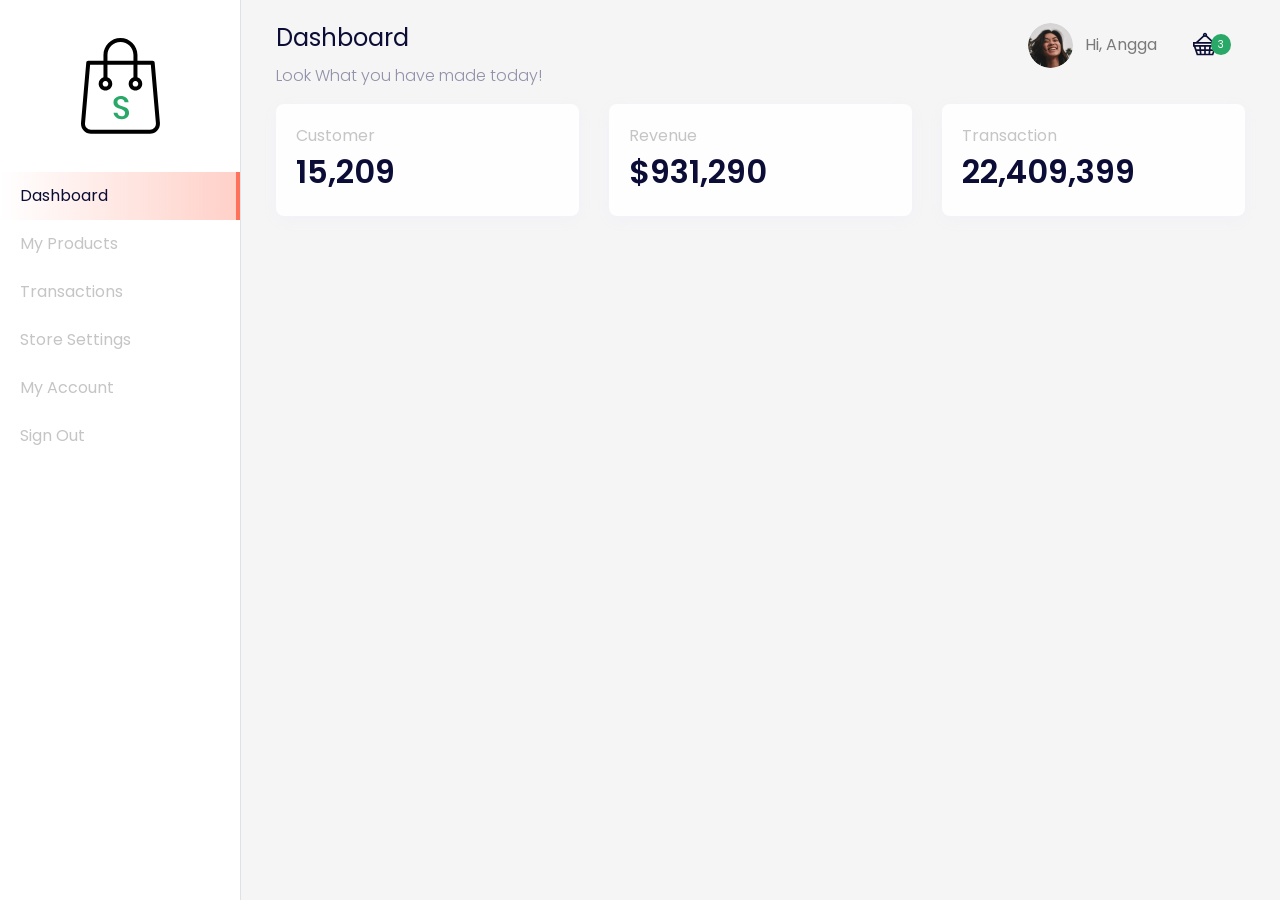
<file: dashboard.html>
<!DOCTYPE html>
<html lang="en">
  <head>
    <meta charset="utf-8" />
    <meta
      name="viewport"
      content="width=device-width, initial-scale=1, shrink-to-fit=no"
    />
    <meta name="description" content="" />
    <meta name="author" content="" />

    <title>Store - Your Best Marketplace</title>

    <link href="https://unpkg.com/aos@2.3.1/dist/aos.css" rel="stylesheet" />
    <link href="style/main.css" rel="stylesheet" />
  </head>

  <body>
    <div class="page-dashboard">
      <div class="d-flex" id="wrapper" data-aos="fade-right">
        <!-- Sidebar -->
        <div class="border-right" id="sidebar-wrapper">
          <div class="sidebar-heading text-center">
            <img src="/images/dashboard-store-logo.svg" alt="" class="my-4" />
          </div>
          <div class="list-group list-group-flush">
            <a
              href="/dashboard.html"
              class="list-group-item list-group-item-action active"
            >
              Dashboard
            </a>
            <a
              href="/dashboard-products.html"
              class="list-group-item list-group-item-action"
            >
              My Products
            </a>
            <a
              href="/dashboard-transactions.html"
              class="list-group-item list-group-item-action"
            >
              Transactions
            </a>
            <a
              href="/dashboard-settings.html"
              class="list-group-item list-group-item-action"
            >
              Store Settings
            </a>
            <a
              href="/dashboard-account.html"
              class="list-group-item list-group-item-action"
            >
              My Account
            </a>
            <a
              href="/index.html"
              class="list-group-item list-group-item-action"
            >
              Sign Out
            </a>
          </div>
        </div>
        <!-- End Sidebar -->

        <!-- Page Content -->
        <div id="page-content-wrapper">
          <!-- Navbar -->
          <nav
            class="navbar navbar-expand-lg navbar-light navbar-store fixed-top"
            data-aos="fade-down"
            aria-label="navbar"
          >
            <div class="container-fluid">
              <button
                class="btn btn-secondary d-md-none mr-auto mr-2"
                id="menu-toggle"
              >
                &laquo; Menu
              </button>
              <button
                class="navbar-toggler"
                type="button"
                data-toggle="collapse"
                data-target="#navbarSupportedContent"
              >
                <span class="navbar-toggler-icon"></span>
              </button>
              <div class="collapse navbar-collapse" id="navbarSupportedContent">
                <!-- Desktop Menu -->
                <ul class="navbar-nav d-none d-lg-flex ml-auto">
                  <li class="nav-item dropdown">
                    <a
                      href="#"
                      class="nav-link"
                      id="navbarDropdown"
                      role="button"
                      data-toggle="dropdown"
                    >
                      <img
                        src="/images/icon-user.png"
                        alt=""
                        class="rounded-circle mr-2 profile-picture"
                      />
                      Hi, Angga
                    </a>
                    <div class="dropdown-menu">
                      <a href="/dahboard.html" class="dropdown-item"
                        >Dashboard</a
                      >
                      <a href="/dahboard-account.html" class="dropdown-item"
                        >Settings</a
                      >
                      <div class="dropdown-divider"></div>
                      <a href="/index.html" class="dropdown-item">Logout</a>
                    </div>
                  </li>
                  <li class="nav-item">
                    <a href="#" class="nav-link d-inline-block mt-2">
                      <img src="/images/icon-cart-filled.svg" alt="Icon Cart" /
                      >
                      <div class="card-badge">3</div>
                    </a>
                  </li>
                </ul>
                <!-- end Desktop Menu -->

                <!-- Mobile Menu -->
                <ul class="navbar-nav d-block d-lg-none">
                  <li class="nav-item">
                    <a href="#" class="nav-link">Hi, Angga</a>
                  </li>
                  <li class="nav-item">
                    <a href="#" class="nav-link d-inline-block">Cart</a>
                  </li>
                </ul>
                <!-- end Mobile Menu -->
              </div>
            </div>
          </nav>
          <!-- End Navbar -->

          <!-- Section Content -->
          <div
            class="section-content section-dashboard-home"
            data-aos="fade-up"
          >
            <div class="container-fluid">
              <div class="dashboard-heading">
                <h2 class="dashboard-title">Dashboard</h2>
                <p class="dashboard-subtitle">Look What you have made today!</p>
              </div>
              <div class="dashboard-content">
                <div class="row">
                  <div class="col-md-4">
                    <div class="card mb-2">
                      <div class="card-body">
                        <div class="dashboard-card-title">Customer</div>
                        <div class="dashboard-card-subtitle">15,209</div>
                      </div>
                    </div>
                  </div>
                  <div class="col-md-4">
                    <div class="card mb-2">
                      <div class="card-body">
                        <div class="dashboard-card-title">Revenue</div>
                        <div class="dashboard-card-subtitle">$931,290</div>
                      </div>
                    </div>
                  </div>
                  <div class="col-md-4">
                    <div class="card mb-2">
                      <div class="card-body">
                        <div class="dashboard-card-title">Transaction</div>
                        <div class="dashboard-card-subtitle">22,409,399</div>
                      </div>
                    </div>
                  </div>
                </div>
              </div>
            </div>
          </div>
          <!-- End Section Content -->
        </div>
        <!-- End Page Content -->
      </div>
    </div>

    <!-- Bootstrap core JavaScript -->
    <script src="/vendor/jquery/jquery.slim.min.js"></script>
    <script src="/vendor/bootstrap/js/bootstrap.bundle.min.js"></script>
    <script src="https://unpkg.com/aos@2.3.1/dist/aos.js"></script>
    <script>
      AOS.init();
    </script>
    <script>
      $("#menu-toggle").click(function (e) {
        e.preventDefault();
        $("#wrapper").toggleClass("toggled");
      });
    </script>
  </body>
</html>
</file>
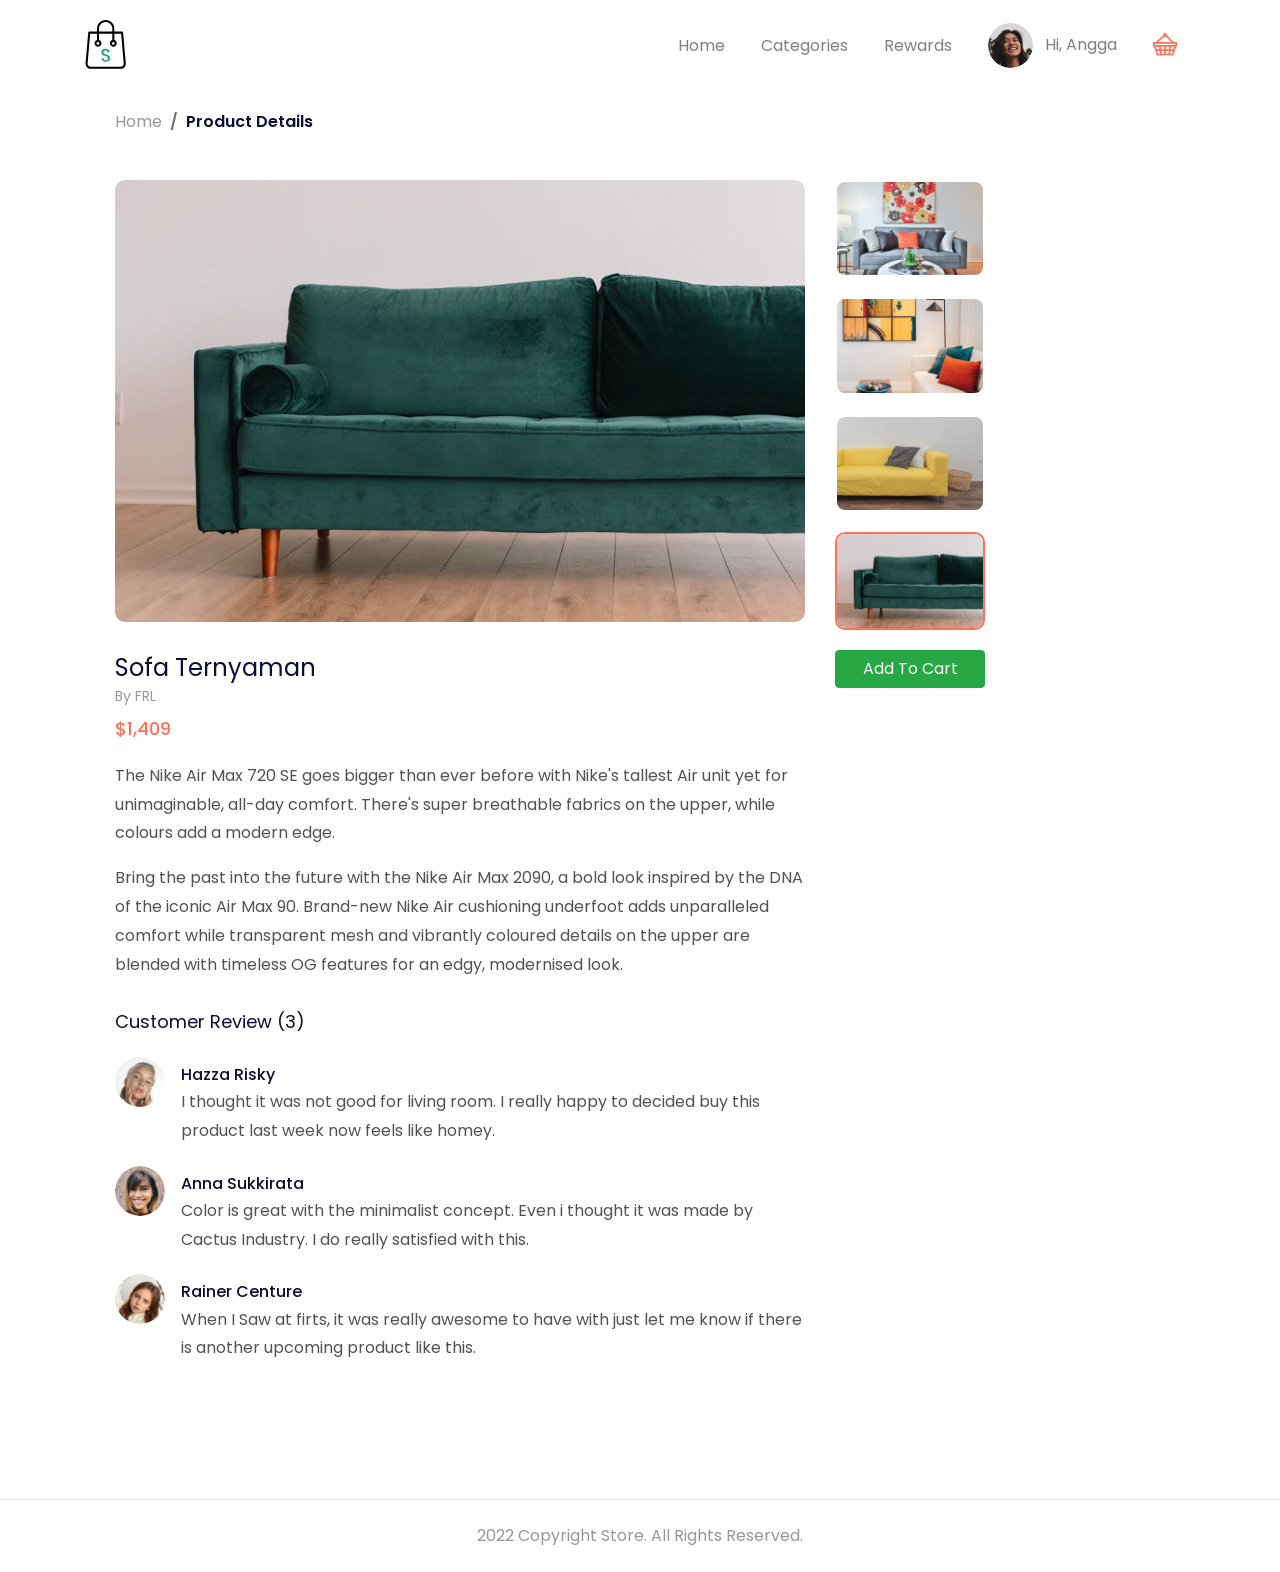
<file: details.html>
<!DOCTYPE html>
<html lang="en">
  <head>
    <meta charset="utf-8" />
    <meta
      name="viewport"
      content="width=device-width, initial-scale=1, shrink-to-fit=no"
    />
    <meta name="description" content="" />
    <meta name="author" content="" />

    <title>Store - Your Best Marketplace</title>

    <link href="https://unpkg.com/aos@2.3.1/dist/aos.css" rel="stylesheet" />
    <link href="style/main.css" rel="stylesheet" />
  </head>

  <body>
    <!-- Navbar -->
    <nav
      class="navbar navbar-expand-lg navbar-light navbar-store fixed-top navbar-fixed-top"
      data-aos="fade-down"
      aria-label="navbar"
    >
      <div class="container">
        <a href="/index.html" class="navbar-brand">
          <img src="/images/logo.svg" alt="Logo" />
        </a>
        <button
          class="navbar-toggler"
          type="button"
          data-toggle="collapse"
          data-target="#navbarResponsive"
        >
          <span class="navbar-toggler-icon"></span>
        </button>
        <div class="collapse navbar-collapse" id="navbarResponsive">
          <ul class="navbar-nav ml-auto">
            <li class="nav-item">
              <a href="/index.html" class="nav-link">Home</a>
            </li>
            <li class="nav-item">
              <a href="/categories.html" class="nav-link">Categories</a>
            </li>
            <li class="nav-item">
              <a href="#" class="nav-link">Rewards</a>
            </li>
          </ul>
          <!-- Desktop Menu -->
          <ul class="navbar-nav d-none d-lg-flex">
            <li class="nav-item dropdown">
              <a
                href="#"
                class="nav-link"
                id="navbarDropdown"
                role="button"
                data-toggle="dropdown"
              >
                <img
                  src="/images/icon-user.png"
                  alt=""
                  class="rounded-circle mr-2 profile-picture"
                />
                Hi, Angga
              </a>
              <div class="dropdown-menu">
                <a href="/dahboard.html" class="dropdown-item">Dashboard</a>
                <a href="/dahboard-account.html" class="dropdown-item"
                  >Settings</a
                >
                <div class="dropdown-divider"></div>
                <a href="/index.html" class="dropdown-item">Logout</a>
              </div>
            </li>
            <li class="nav-item">
              <a href="#" class="nav-link d-inline-block mt-2">
                <img src="/images/icon-cart-empty.svg" alt="Icon Cart" / >
              </a>
            </li>
          </ul>
          <!-- end Desktop Menu -->

          <!-- Mobile Menu -->
          <ul class="navbar-nav d-block d-lg-none">
            <li class="nav-item">
              <a href="#" class="nav-link">Hi, Angga</a>
            </li>
            <li class="nav-item">
              <a href="#" class="nav-link d-inline-block">Cart</a>
            </li>
          </ul>
          <!-- end Mobile Menu -->
        </div>
      </div>
    </nav>
    <!-- End Navbar -->

    <!-- Page Content -->
    <div class="page-content page-details">
      <!-- Breadcrumbs -->
      <section class="store-breadcrumbs" data-aos="fade-down">
        <div class="container">
          <div class="row">
            <div class="col-12">
              <nav aria-label="breadcrumbs">
                <ol class="breadcrumb">
                  <li class="breadcrumb-item">
                    <a href="/index.html">Home</a>
                  </li>
                  <li class="breadcrumb-item active">Product Details</li>
                </ol>
              </nav>
            </div>
          </div>
        </div>
      </section>
      <!-- End Breadcrumbs -->

      <!-- Store Gallery -->
      <section class="store-gallery" id="gallery">
        <div class="container">
          <div class="row">
            <div class="col-lg-8" data-aos="zoom-in">
              <transition name="slide-fade" mode="out-in">
                <img
                  :key="photos[activePhoto].id"
                  :src="photos[activePhoto].url"
                  class="w-100 main-image"
                  alt=""
                />
              </transition>
            </div>
            <div class="col-lg-2">
              <div class="row">
                <div
                  class="col-3 col-lg-12 mt-2 mt-lg-0"
                  v-for="(photo, index) in photos"
                  :key="photo.id"
                  data-aos="zoom-in"
                  data-aos-delay="100"
                >
                  <a href="#" @click="changeActive(index)">
                    <img
                      :src="photo.url"
                      class="w-100 thumbnail-image"
                      :class="{ active: index == activePhoto }"
                      alt=""
                    />
                  </a>
                </div>
              </div>
            </div>
          </div>
        </div>
      </section>
      <!-- end Store Gallery -->

      <!-- Store Details -->
      <div class="store-details-container" dat-aos="fade-up">
        <!-- Heading -->
        <section class="store-heading">
          <div class="container">
            <div class="row">
              <div class="col-lg-8">
                <h1>Sofa Ternyaman</h1>
                <div class="owner">By FRL</div>
                <div class="price">$1,409</div>
              </div>
              <div class="col-lg-2" data-aos="zoom-in">
                <a
                  href="/cart.html"
                  class="btn btn-success px-4 text-white btn-block mb-3"
                >
                  Add To Cart
                </a>
              </div>
            </div>
          </div>
        </section>
        <!-- End Heading -->

        <!-- Description -->
        <section class="store-description">
          <div class="container">
            <div class="row">
              <div class="col-12 col-lg-8">
                <p>
                  The Nike Air Max 720 SE goes bigger than ever before with
                  Nike's tallest Air unit yet for unimaginable, all-day comfort.
                  There's super breathable fabrics on the upper, while colours
                  add a modern edge.
                </p>
                <p>
                  Bring the past into the future with the Nike Air Max 2090, a
                  bold look inspired by the DNA of the iconic Air Max 90.
                  Brand-new Nike Air cushioning underfoot adds unparalleled
                  comfort while transparent mesh and vibrantly coloured details
                  on the upper are blended with timeless OG features for an
                  edgy, modernised look.
                </p>
              </div>
            </div>
          </div>
        </section>
        <!-- End Description -->
      </div>
      <!-- End Store Details -->

      <!-- Store Review -->
      <div class="store-review">
        <div class="container">
          <div class="row">
            <div class="col-12 col-lg-8 mt-3 mb-3">
              <h5>Customer Review (3)</h5>
            </div>
          </div>
          <div class="row">
            <div class="col-12 col-lg-8">
              <ul class="list-unstyled">
                <li class="media">
                  <img
                    src="/images/icon-testimonial-1.png"
                    alt="testimonial"
                    class="mr-3 rounded-circle"
                  />
                  <div class="media-body">
                    <h5 class="mt-2 mb-1">Hazza Risky</h5>
                    I thought it was not good for living room. I really happy to
                    decided buy this product last week now feels like homey.
                  </div>
                </li>
                <li class="media">
                  <img
                    src="/images/icon-testimonial-2.png"
                    alt="testimonial"
                    class="mr-3 rounded-circle"
                  />
                  <div class="media-body">
                    <h5 class="mt-2 mb-1">Anna Sukkirata</h5>
                    Color is great with the minimalist concept. Even i thought
                    it was made by Cactus Industry. I do really satisfied with
                    this.
                  </div>
                </li>
                <li class="media">
                  <img
                    src="/images/icon-testimonial-3.png"
                    alt="testimonial"
                    class="mr-3 rounded-circle"
                  />
                  <div class="media-body">
                    <h5 class="mt-2 mb-1">Rainer Centure</h5>
                    When I Saw at firts, it was really awesome to have with just
                    let me know if there is another upcoming product like this.
                  </div>
                </li>
              </ul>
            </div>
          </div>
        </div>
      </div>
      <!-- End Store Review -->
    </div>
    <!-- End Page Content -->

    <!-- Footer -->
    <footer>
      <div class="container">
        <div class="row">
          <div class="col-12 text-center">
            <p class="pt-4 pb-2">2022 Copyright Store. All Rights Reserved.</p>
          </div>
        </div>
      </div>
    </footer>
    <!-- end Footer -->

    <!-- Bootstrap core JavaScript -->
    <script src="/vendor/jquery/jquery.slim.min.js"></script>
    <script src="/vendor/bootstrap/js/bootstrap.bundle.min.js"></script>
    <script src="https://unpkg.com/aos@2.3.1/dist/aos.js"></script>
    <script>
      AOS.init();
    </script>
    <script src="/vendor/vue/vue.js"></script>
    <script>
      var gallery = new Vue({
        el: "#gallery",
        mounted() {
          AOS.init();
        },
        data: {
          activePhoto: 3,
          photos: [
            {
              id: 1,
              url: "/images/product-details-1.jpg",
            },
            {
              id: 2,
              url: "/images/product-details-2.jpg",
            },
            {
              id: 3,
              url: "/images/product-details-3.jpg",
            },
            {
              id: 4,
              url: "/images/product-details-4.jpg",
            },
          ],
        },
        methods: {
          changeActive(id) {
            this.activePhoto = id;
          },
        },
      });
    </script>
    <script src="/script/navbar-scroll.js"></script>
  </body>
</html>
</file>
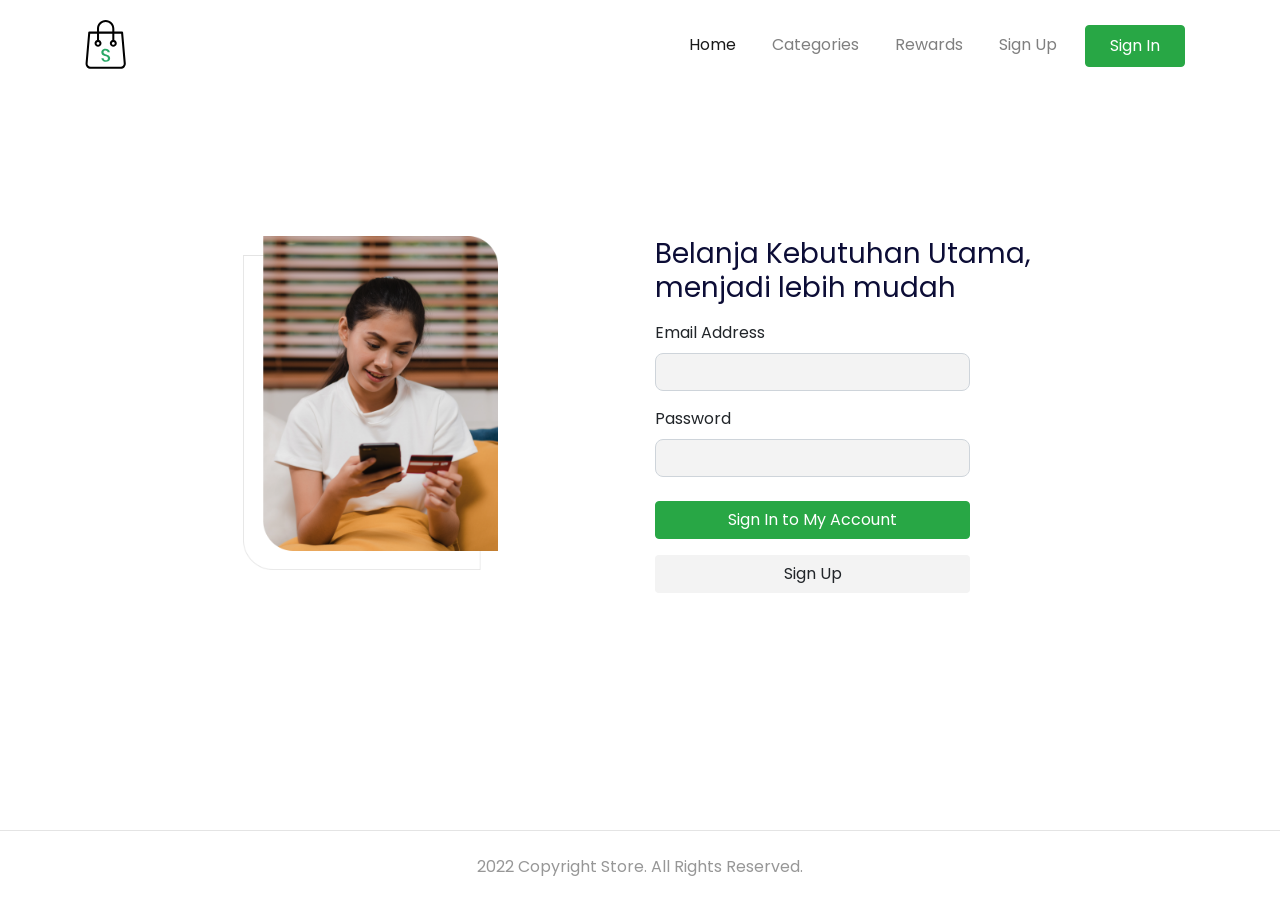
<file: login.html>
<!DOCTYPE html>
<html lang="en">
  <head>
    <meta charset="utf-8" />
    <meta
      name="viewport"
      content="width=device-width, initial-scale=1, shrink-to-fit=no"
    />
    <meta name="description" content="" />
    <meta name="author" content="" />

    <title>Store - Your Best Marketplace</title>

    <link href="https://unpkg.com/aos@2.3.1/dist/aos.css" rel="stylesheet" />
    <link href="style/main.css" rel="stylesheet" />
  </head>

  <body>
    <!-- Navbar -->
    <nav
      class="navbar navbar-expand-lg navbar-light navbar-store fixed-top navbar-fixed-top"
      data-aos="fade-down"
    >
      <div class="container">
        <a href="/index.html" class="navbar-brand">
          <img src="/images/logo.svg" alt="Logo" />
        </a>
        <button
          class="navbar-toggler"
          type="button"
          data-toggle="collapse"
          data-target="#navbarResponsive"
        >
          <span class="navbar-toggler-icon"></span>
        </button>
        <div class="collapse navbar-collapse" id="navbarResponsive">
          <ul class="navbar-nav ml-auto">
            <li class="nav-item active">
              <a href="/index.html" class="nav-link">Home</a>
            </li>
            <li class="nav-item">
              <a href="/categories.html" class="nav-link">Categories</a>
            </li>
            <li class="nav-item">
              <a href="#" class="nav-link">Rewards</a>
            </li>
            <li class="nav-item">
              <a href="#" class="nav-link">Sign Up</a>
            </li>
            <li class="nav-item">
              <a href="#" class="btn btn-success nav-link px-4 text-white">
                Sign In
              </a>
            </li>
          </ul>
        </div>
      </div>
    </nav>
    <!-- End Navbar -->

    <div class="page-content page-auth">
      <section class="section-store-auth" data-aos="fade-up">
        <div class="container">
          <div class="row align-items-center row-login">
            <div class="col-lg-6 text-center">
              <img
                src="/images/login-placeholder.png"
                alt=""
                class="w-50 mb-4 mb-lg-none"
              />
            </div>
            <div class="col-lg-5">
              <h2>
                Belanja Kebutuhan Utama, <br />
                menjadi lebih mudah
              </h2>
              <form action="" class="mt-3">
                <div class="form-group">
                  <label for="">Email Address</label>
                  <input type="email" class="form-control w-75" />
                </div>
                <div class="form-group">
                  <label for="">Password</label>
                  <input type="Password" class="form-control w-75" />
                </div>
                <a
                  href="/dashboard.html"
                  class="btn btn-success btn-block w-75 mt-4"
                >
                  Sign In to My Account
                </a>
                <a
                  href="/register.html"
                  class="btn btn-signup btn-block w-75 mt-3"
                >
                  Sign Up
                </a>
              </form>
            </div>
          </div>
        </div>
      </section>
    </div>

    <!-- Footer -->
    <footer>
      <div class="container">
        <div class="row">
          <div class="col-12 text-center">
            <p class="pt-4 pb-2">2022 Copyright Store. All Rights Reserved.</p>
          </div>
        </div>
      </div>
    </footer>
    <!-- end Footer -->

    <!-- Bootstrap core JavaScript -->
    <script src="/vendor/jquery/jquery.slim.min.js"></script>
    <script src="/vendor/bootstrap/js/bootstrap.bundle.min.js"></script>
    <script src="https://unpkg.com/aos@2.3.1/dist/aos.js"></script>
    <script>
      AOS.init();
    </script>
    <script src="/script/navbar-scroll.js"></script>
  </body>
</html>
</file>
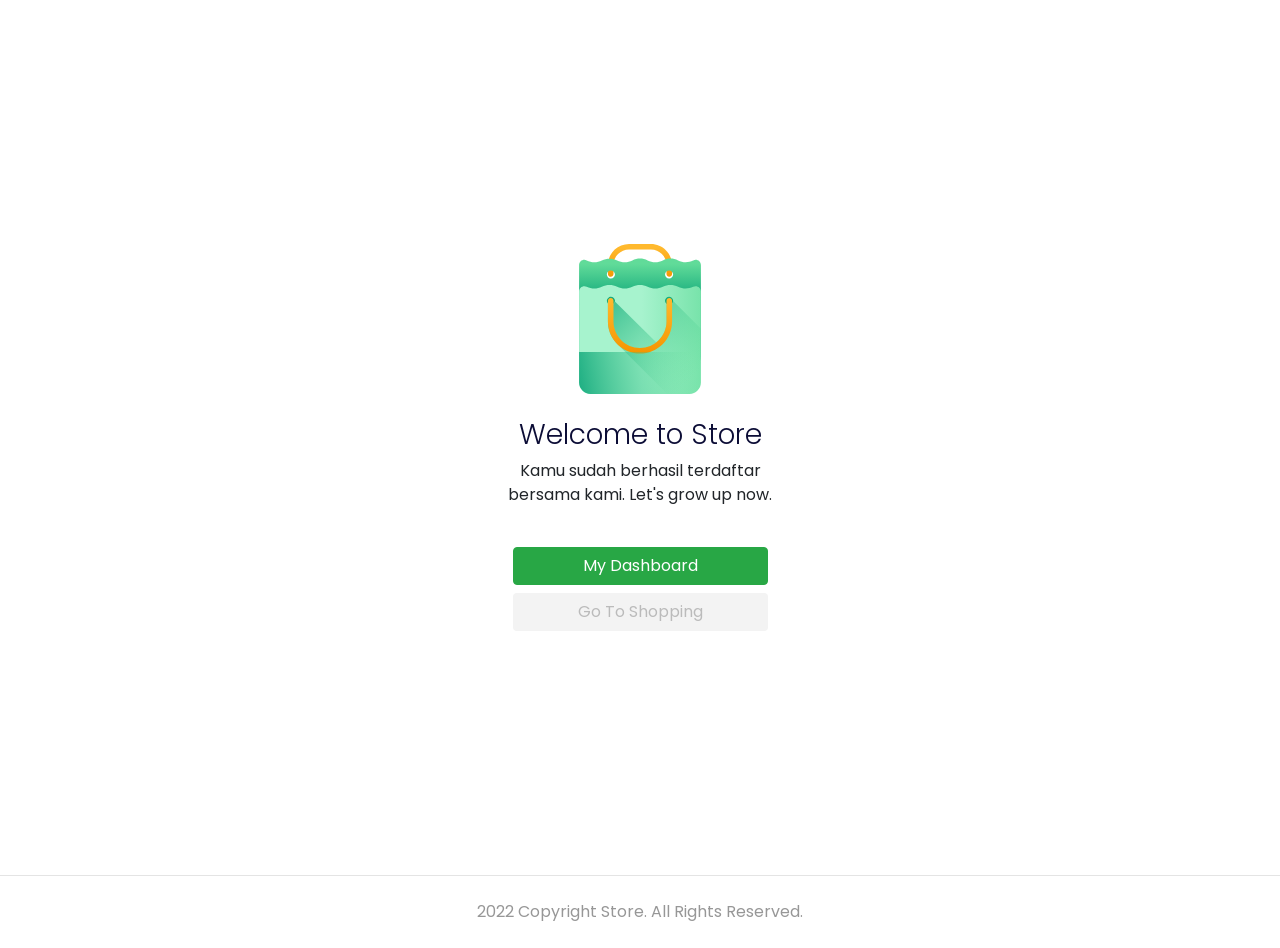
<file: register-success.html>
<!DOCTYPE html>
<html lang="en">
  <head>
    <meta charset="utf-8" />
    <meta
      name="viewport"
      content="width=device-width, initial-scale=1, shrink-to-fit=no"
    />
    <meta name="description" content="" />
    <meta name="author" content="" />

    <title>Store - Your Best Marketplace</title>

    <link href="https://unpkg.com/aos@2.3.1/dist/aos.css" rel="stylesheet" />
    <link href="style/main.css" rel="stylesheet" />
  </head>

  <body>
    <!-- Page Content -->
    <section class="page-content page-success">
      <div class="section-success" data-aos="zoom-in">
        <div class="container">
          <div class="row align-items-center row-login justify-content-center">
            <div class="col-lg-6 text-center">
              <img src="/images/success.svg" alt="" class="mb-4" />
              <h2>Welcome to Store</h2>
              <p>
                Kamu sudah berhasil terdaftar <br />
                bersama kami. Let's grow up now.
              </p>
              <div>
                <a href="/dashboard.html" class="btn btn-success w-50 mt-4">
                  My Dashboard
                </a>
                <a href="/index.html" class="btn btn-signup w-50 mt-2">
                  Go To Shopping
                </a>
              </div>
            </div>
          </div>
        </div>
      </div>
    </section>
    <!-- End Page Content -->

    <!-- Footer -->
    <footer>
      <div class="container">
        <div class="row">
          <div class="col-12 text-center">
            <p class="pt-4 pb-2">2022 Copyright Store. All Rights Reserved.</p>
          </div>
        </div>
      </div>
    </footer>
    <!-- end Footer -->

    <!-- Bootstrap core JavaScript -->
    <script src="/vendor/jquery/jquery.slim.min.js"></script>
    <script src="/vendor/bootstrap/js/bootstrap.bundle.min.js"></script>
    <script src="https://unpkg.com/aos@2.3.1/dist/aos.js"></script>
    <script>
      AOS.init();
    </script>
    <script src="/script/navbar-scroll.js"></script>
  </body>
</html>
</file>
